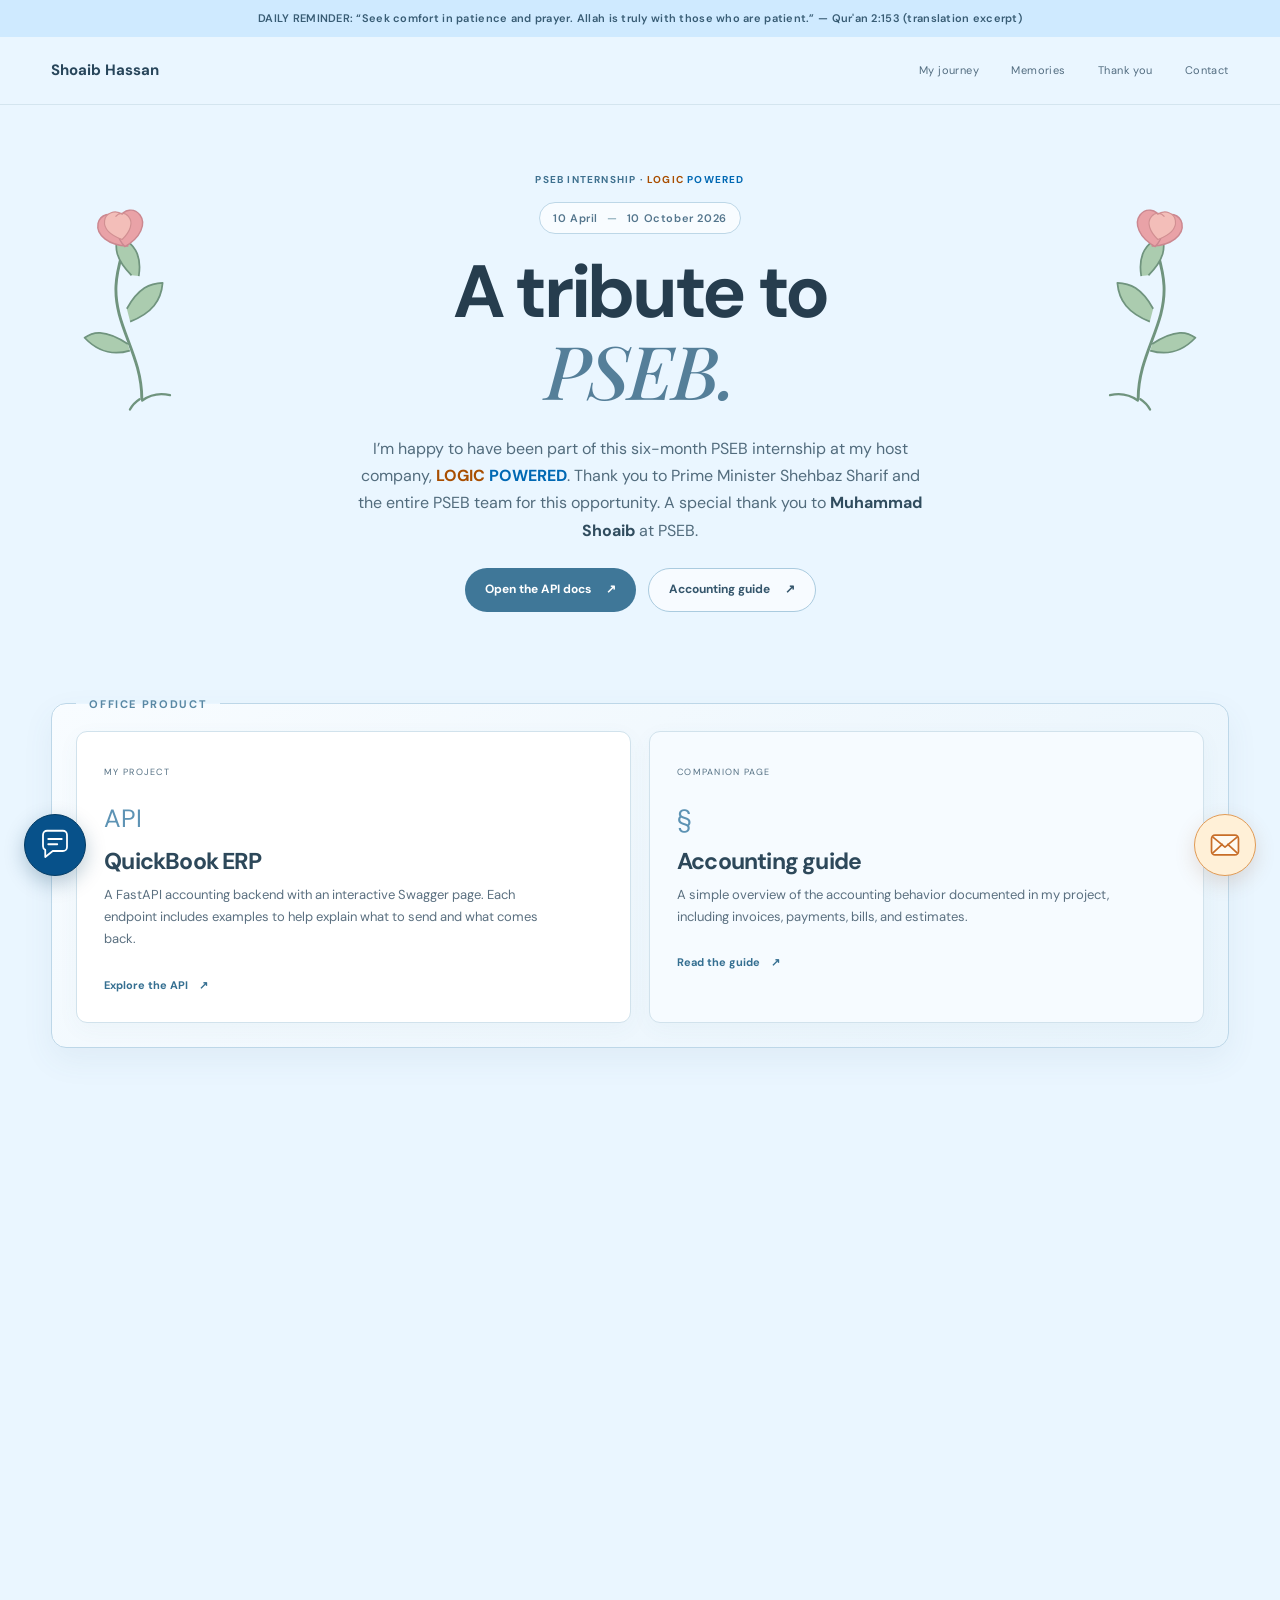
<file: index.html>
﻿<!doctype html>
<html lang="en">
<head>
  <meta charset="utf-8">
  <meta name="viewport" content="width=device-width, initial-scale=1">
  <meta name="theme-color" content="#eaf6ff">
  <link rel="icon" href="data:image/svg+xml,%3Csvg xmlns='http://www.w3.org/2000/svg' viewBox='0 0 64 64'%3E%3Ctext y='.9em' font-size='56'%3E🌹%3C/text%3E%3C/svg%3E">
  <script>
    (() => {
      if ("scrollRestoration" in history) history.scrollRestoration = "manual";
      const clearInitialAnchor = () => {
        if (location.hash) history.replaceState(history.state, "", location.pathname + location.search);
      };
      clearInitialAnchor();
      let interacted = false;
      const markInteraction = () => { interacted = true; };
      for (const event of ["pointerdown", "touchstart", "wheel", "keydown"]) {
        window.addEventListener(event, markInteraction, { passive: true, capture: true });
      }
      const startAtTop = () => {
        if (interacted) return;
        const root = document.documentElement;
        const previousBehavior = root.style.scrollBehavior;
        root.style.scrollBehavior = "auto";
        window.scrollTo(0, 0);
        root.style.scrollBehavior = previousBehavior;
      };
      startAtTop();
      document.addEventListener("DOMContentLoaded", startAtTop, { once: true });
      window.addEventListener("pageshow", (event) => {
        if (event.persisted) {
          interacted = false;
          clearInitialAnchor();
        }
        startAtTop();
        requestAnimationFrame(startAtTop);
      });
    })();
  </script>
  <meta name="description" content="A thank-you note for six months at Logic Powered through PSEB.">
  <title>Thank you, Logic Powered — Shoaib Hassan</title>
  <link rel="preload" href="assets/fonts/dm-sans-latin.woff2" as="font" type="font/woff2" crossorigin>
  <link rel="preload" href="assets/fonts/playfair-display-italic-latin.woff2" as="font" type="font/woff2" crossorigin>
  <link rel="stylesheet" href="site.css?v=performance-3">
  <script src="celebration.js?v=rose-playback" defer></script>
  <script src="daily-marquee.js?v=daily-ayat-now" defer></script>
  <script src="smooth-scroll.js?v=desktop-wheel" defer></script>
  <script src="script.js?v=contact-whatsapp" defer></script>
</head>
<body>
  <div class="announcement is-daily-quote" data-daily-announcement><div class="marquee"><span><a class="daily-quote-copy" href="https://quran.com/94/5" target="_blank" rel="noopener noreferrer">DAILY REMINDER: “So, surely with hardship comes ease.” — Qur'an 94:5 (translation excerpt)</a></span></div></div>
  <header class="topbar"><a class="wordmark" href="#top">Shoaib Hassan</a><nav aria-label="Main navigation"><a href="#journey">My journey</a><a href="#memories">Memories</a><a href="#thanks">Thank you</a><a href="#contact">Contact</a></nav></header>
  <main id="top">
    <section class="hero wrap">
      <svg class="hero-rose rose-left" viewBox="0 0 220 390" fill="none" aria-hidden="true" focusable="false"><path d="M112 380C128 304 91 246 109 179c12-46 39-69 47-120" stroke="#638a71" stroke-width="5" stroke-linecap="round"/><path d="M108 282C73 247 52 249 37 256c16 26 38 41 72 38M119 222c27-31 49-35 70-31-9 30-29 47-69 54M139 167c-22-34-19-54-8-74 23 21 34 42 20 78" fill="#a5c8a7" stroke="#638a71" stroke-width="3" stroke-linejoin="round"/><path class="rose-petal rose-petal-left" d="M143 116C111 108 93 86 101 67c7-15 26-15 36-4 10 13 13 33 6 53Z" fill="#e99a9e" stroke="#c87c84" stroke-width="2.5"/><path class="rose-petal rose-petal-right" d="M138 116c30-9 45-31 37-48-7-15-25-16-36-3-10 13-12 33-1 51Z" fill="#e99a9e" stroke="#c87c84" stroke-width="2.5"/><path class="rose-petal rose-petal-core" d="M146 61c-11-12-29-9-33 4-5 14 6 27 23 38 16-10 26-24 19-37-5-9-15-10-22-4" fill="#f5b9b2" stroke="#cf8587" stroke-width="2" stroke-linejoin="round"/><path d="M112 383c18-8 32-7 49 1M108 380c-8 3-15 8-20 14" stroke="#638a71" stroke-width="4" stroke-linecap="round"/></svg>
      <div class="hero-copy reveal"><p class="eyebrow">PSEB INTERNSHIP · <span class="brand-name"><span class="brand-logic">LOGIC</span> <span class="brand-powered">POWERED</span></span></p><p class="hero-period"><time datetime="2026-04-10">10 April</time><span aria-hidden="true">—</span><time datetime="2026-10-10">10 October 2026</time></p><h1>A tribute to<br><em>PSEB.</em></h1><p class="intro">I’m happy to have been part of this six-month PSEB internship at my host company, <span class="brand-name"><span class="brand-logic">LOGIC</span> <span class="brand-powered">POWERED</span></span>. Thank you to Prime Minister Shehbaz Sharif and the entire PSEB team for this opportunity. A special thank you to <strong>Muhammad Shoaib</strong> at PSEB.</p><div class="hero-actions"><a class="button button-primary" href="https://quick-book-erp-backend.vercel.app/docs" target="_blank" rel="noopener">Open the API docs <span>↗</span></a><a class="button button-secondary" href="gaap-guide.html">Accounting guide <span>↗</span></a></div></div>
      <svg class="hero-rose rose-right" viewBox="0 0 220 390" fill="none" aria-hidden="true" focusable="false"><path d="M112 380C128 304 91 246 109 179c12-46 39-69 47-120" stroke="#638a71" stroke-width="5" stroke-linecap="round"/><path d="M108 282C73 247 52 249 37 256c16 26 38 41 72 38M119 222c27-31 49-35 70-31-9 30-29 47-69 54M139 167c-22-34-19-54-8-74 23 21 34 42 20 78" fill="#a5c8a7" stroke="#638a71" stroke-width="3" stroke-linejoin="round"/><path class="rose-petal rose-petal-left" d="M143 116C111 108 93 86 101 67c7-15 26-15 36-4 10 13 13 33 6 53Z" fill="#e99a9e" stroke="#c87c84" stroke-width="2.5"/><path class="rose-petal rose-petal-right" d="M138 116c30-9 45-31 37-48-7-15-25-16-36-3-10 13-12 33-1 51Z" fill="#e99a9e" stroke="#c87c84" stroke-width="2.5"/><path class="rose-petal rose-petal-core" d="M146 61c-11-12-29-9-33 4-5 14 6 27 23 38 16-10 26-24 19-37-5-9-15-10-22-4" fill="#f5b9b2" stroke="#cf8587" stroke-width="2" stroke-linejoin="round"/><path d="M112 383c18-8 32-7 49 1M108 380c-8 3-15 8-20 14" stroke="#638a71" stroke-width="4" stroke-linecap="round"/></svg>
    </section>

    <section class="proof wrap" aria-label="Office work"><fieldset class="office-work-panel"><legend>OFFICE PRODUCT</legend><div class="proof-grid"><article class="proof-card reveal"><span class="card-index">MY PROJECT</span><div class="card-icon">API</div><h2>QuickBook ERP</h2><p>A FastAPI accounting backend with an interactive Swagger page. Each endpoint includes examples to help explain what to send and what comes back.</p><a href="https://quick-book-erp-backend.vercel.app/docs" target="_blank" rel="noopener">Explore the API <span>↗</span></a></article><article class="proof-card proof-accent reveal"><span class="card-index">COMPANION PAGE</span><div class="card-icon">§</div><h2>Accounting guide</h2><p>A simple overview of the accounting behavior documented in my project, including invoices, payments, bills, and estimates.</p><a href="gaap-guide.html">Read the guide <span>↗</span></a></article></div></fieldset></section>

    <section class="journey section wrap" id="journey"><div class="section-head reveal"><p class="eyebrow">MY SIX-MONTH JOURNEY</p><h2>Things I learned<br><em>along the way.</em></h2><p>My PSEB internship gave me the chance to learn by doing and to work on a real software project.</p></div><div class="timeline"><article class="timeline-item reveal"><span class="timeline-mark">01</span><div><h3>Getting started</h3><p>I got to know the team, the product, and the day-to-day work.</p></div></article><article class="timeline-item reveal"><span class="timeline-mark">02</span><div><h3>Building the API</h3><p>I worked on a FastAPI accounting ERP backend and its Swagger documentation.</p></div></article><article class="timeline-item reveal"><span class="timeline-mark">03</span><div><h3>Learning from the team</h3><p>I picked up new skills and learned from the people around me.</p></div></article></div><div class="skills-heading"><p class="eyebrow">TECHNICAL SKILLS</p></div><div class="technical-skills" aria-label="Technical skills from my CV"><details class="skill-category" aria-label="Backend &amp; Microservices"><summary class="skill-box-trigger" aria-expanded="false" aria-controls="skill-box-1"><span class="skill-box-top"><span class="skill-box-symbol"><svg viewBox="0 0 24 24" fill="none" stroke="currentColor" stroke-width="1.6" stroke-linecap="round" stroke-linejoin="round" aria-hidden="true"><rect x="4" y="3" width="16" height="7" rx="2"/><rect x="4" y="14" width="16" height="7" rx="2"/><path d="M8 6.5h.01M8 17.5h.01M12 6.5h5M12 17.5h5"/></svg></span><span class="skill-box-count">12 tools</span></span><span class="skill-box-title">Backend &amp; Microservices</span><span class="skill-box-hint">Explore skills<svg viewBox="0 0 24 24" fill="none" stroke="currentColor" stroke-width="1.6" stroke-linecap="round" stroke-linejoin="round" aria-hidden="true"><path d="m7 10 5 5 5-5"/></svg></span></summary><div class="skill-box-panel" id="skill-box-1"><div class="skill-icons" role="list"><span class="skill-icon-only" role="listitem" tabindex="0" title="Python (FastAPI)" aria-label="Python (FastAPI)" data-skill="Python (FastAPI)" style="--skill-color:#3776ab"><img class="skill-logo" src="assets/skill-icons/fastapi.svg" alt="" aria-hidden="true" loading="lazy" decoding="async"></span><span class="skill-icon-only" role="listitem" tabindex="0" title="Pydantic v2 DTOs" aria-label="Pydantic v2 DTOs" data-skill="Pydantic v2 DTOs" style="--skill-color:#e6a23c"><img class="skill-logo" src="assets/skill-icons/python.svg" alt="" aria-hidden="true" loading="lazy" decoding="async"></span><span class="skill-icon-only" role="listitem" tabindex="0" title="Async SQLAlchemy" aria-label="Async SQLAlchemy" data-skill="Async SQLAlchemy" style="--skill-color:#d71f00"><img class="skill-logo" src="assets/skill-icons/sqlalchemy.svg" alt="" aria-hidden="true" loading="lazy" decoding="async"></span><span class="skill-icon-only" role="listitem" tabindex="0" title="Alembic Migrations" aria-label="Alembic Migrations" data-skill="Alembic Migrations" style="--skill-color:#6c7a89"><img class="skill-logo" src="assets/skill-icons/alembic.svg" alt="" aria-hidden="true" loading="lazy" decoding="async"></span><span class="skill-icon-only" role="listitem" tabindex="0" title="Node.js" aria-label="Node.js" data-skill="Node.js" style="--skill-color:#65a30d"><img class="skill-logo" src="assets/skill-icons/nodejs.svg" alt="" aria-hidden="true" loading="lazy" decoding="async"></span><span class="skill-icon-only" role="listitem" tabindex="0" title="Express.js" aria-label="Express.js" data-skill="Express.js" style="--skill-color:#52606d"><img class="skill-logo" src="assets/skill-icons/express.svg" alt="" aria-hidden="true" loading="lazy" decoding="async"></span><span class="skill-icon-only" role="listitem" tabindex="0" title="TypeScript" aria-label="TypeScript" data-skill="TypeScript" style="--skill-color:#3178c6"><img class="skill-logo" src="assets/skill-icons/typescript.svg" alt="" aria-hidden="true" loading="lazy" decoding="async"></span><span class="skill-icon-only" role="listitem" tabindex="0" title="Zod Schema Validation" aria-label="Zod Schema Validation" data-skill="Zod Schema Validation" style="--skill-color:#3068b7"><img class="skill-logo" src="assets/skill-icons/zod.svg" alt="" aria-hidden="true" loading="lazy" decoding="async"></span><span class="skill-icon-only" role="listitem" tabindex="0" title="OpenAPI 3.0 / Swagger UI" aria-label="OpenAPI 3.0 / Swagger UI" data-skill="OpenAPI 3.0 / Swagger UI" style="--skill-color:#83b81a"><img class="skill-logo" src="assets/skill-icons/openapi.svg" alt="" aria-hidden="true" loading="lazy" decoding="async"></span><span class="skill-icon-only" role="listitem" tabindex="0" title="Socket.io (WebSockets)" aria-label="Socket.io (WebSockets)" data-skill="Socket.io (WebSockets)" style="--skill-color:#25364a"><img class="skill-logo" src="assets/skill-icons/socketio.svg" alt="" aria-hidden="true" loading="lazy" decoding="async"></span><span class="skill-icon-only" role="listitem" tabindex="0" title="BullMQ Queues" aria-label="BullMQ Queues" data-skill="BullMQ Queues" style="--skill-color:#df3346"><img class="skill-logo" src="assets/skill-icons/bullmq.svg" alt="" aria-hidden="true" loading="lazy" decoding="async"></span><span class="skill-icon-only" role="listitem" tabindex="0" title="Pino Structured Logging" aria-label="Pino Structured Logging" data-skill="Pino Structured Logging" style="--skill-color:#68758a"><img class="skill-logo" src="assets/skill-icons/pino.svg" alt="" aria-hidden="true" loading="lazy" decoding="async"></span></div></div></details><details class="skill-category" aria-label="Databases &amp; Security"><summary class="skill-box-trigger" aria-expanded="false" aria-controls="skill-box-2"><span class="skill-box-top"><span class="skill-box-symbol"><svg viewBox="0 0 24 24" fill="none" stroke="currentColor" stroke-width="1.6" stroke-linecap="round" stroke-linejoin="round" aria-hidden="true"><path d="M12 3 20 6v6c0 5-8 9-8 9s-8-4-8-9V6l8-3Z"/><path d="m8 12 3 3 5-6"/></svg></span><span class="skill-box-count">9 tools</span></span><span class="skill-box-title">Databases &amp; Security</span><span class="skill-box-hint">Explore skills<svg viewBox="0 0 24 24" fill="none" stroke="currentColor" stroke-width="1.6" stroke-linecap="round" stroke-linejoin="round" aria-hidden="true"><path d="m7 10 5 5 5-5"/></svg></span></summary><div class="skill-box-panel" id="skill-box-2"><div class="skill-icons" role="list"><span class="skill-icon-only" role="listitem" tabindex="0" title="PostgreSQL" aria-label="PostgreSQL" data-skill="PostgreSQL" style="--skill-color:#336791"><img class="skill-logo" src="assets/skill-icons/postgresql.svg" alt="" aria-hidden="true" loading="lazy" decoding="async"></span><span class="skill-icon-only" role="listitem" tabindex="0" title="Prisma ORM" aria-label="Prisma ORM" data-skill="Prisma ORM" style="--skill-color:#334155"><img class="skill-logo" src="assets/skill-icons/prisma.svg" alt="" aria-hidden="true" loading="lazy" decoding="async"></span><span class="skill-icon-only" role="listitem" tabindex="0" title="SQLite" aria-label="SQLite" data-skill="SQLite" style="--skill-color:#0f80cc"><img class="skill-logo" src="assets/skill-icons/sqlite.svg" alt="" aria-hidden="true" loading="lazy" decoding="async"></span><span class="skill-icon-only" role="listitem" tabindex="0" title="MongoDB &amp; Mongoose" aria-label="MongoDB &amp; Mongoose" data-skill="MongoDB &amp; Mongoose" style="--skill-color:#438a3c"><img class="skill-logo" src="assets/skill-icons/mongodb.svg" alt="" aria-hidden="true" loading="lazy" decoding="async"></span><span class="skill-icon-only" role="listitem" tabindex="0" title="Intuit QuickBooks Online OAuth2 REST APIs" aria-label="Intuit QuickBooks Online OAuth2 REST APIs" data-skill="Intuit QuickBooks Online OAuth2 REST APIs" style="--skill-color:#2ca01c"><img class="skill-logo" src="assets/skill-icons/quickbooks.svg" alt="" aria-hidden="true" loading="lazy" decoding="async"></span><span class="skill-icon-only" role="listitem" tabindex="0" title="JWT Bearer Security (Strict 2h Expiry &amp; RTR)" aria-label="JWT Bearer Security (Strict 2h Expiry &amp; RTR)" data-skill="JWT Bearer Security (Strict 2h Expiry &amp; RTR)" style="--skill-color:#7c3aed"><img class="skill-logo" src="assets/skill-icons/jwt.svg" alt="" aria-hidden="true" loading="lazy" decoding="async"></span><span class="skill-icon-only" role="listitem" tabindex="0" title="Multi-Tenant RBAC" aria-label="Multi-Tenant RBAC" data-skill="Multi-Tenant RBAC" style="--skill-color:#b45309"><img class="skill-logo" src="assets/skill-icons/shield.svg" alt="" aria-hidden="true" loading="lazy" decoding="async"></span><span class="skill-icon-only" role="listitem" tabindex="0" title="Redis Caching" aria-label="Redis Caching" data-skill="Redis Caching" style="--skill-color:#d82c20"><img class="skill-logo" src="assets/skill-icons/redis.svg" alt="" aria-hidden="true" loading="lazy" decoding="async"></span><span class="skill-icon-only" role="listitem" tabindex="0" title="Stripe Webhook Handlers" aria-label="Stripe Webhook Handlers" data-skill="Stripe Webhook Handlers" style="--skill-color:#635bff"><img class="skill-logo" src="assets/skill-icons/stripe.svg" alt="" aria-hidden="true" loading="lazy" decoding="async"></span></div></div></details><details class="skill-category" aria-label="Frontend Systems"><summary class="skill-box-trigger" aria-expanded="false" aria-controls="skill-box-3"><span class="skill-box-top"><span class="skill-box-symbol"><svg viewBox="0 0 24 24" fill="none" stroke="currentColor" stroke-width="1.6" stroke-linecap="round" stroke-linejoin="round" aria-hidden="true"><rect x="3" y="4" width="18" height="13" rx="2"/><path d="M8 21h8M12 17v4m-4-12-2 2 2 2m8-4 2 2-2 2"/></svg></span><span class="skill-box-count">9 tools</span></span><span class="skill-box-title">Frontend Systems</span><span class="skill-box-hint">Explore skills<svg viewBox="0 0 24 24" fill="none" stroke="currentColor" stroke-width="1.6" stroke-linecap="round" stroke-linejoin="round" aria-hidden="true"><path d="m7 10 5 5 5-5"/></svg></span></summary><div class="skill-box-panel" id="skill-box-3"><div class="skill-icons" role="list"><span class="skill-icon-only" role="listitem" tabindex="0" title="Next.js 14 (App Router, Server Components)" aria-label="Next.js 14 (App Router, Server Components)" data-skill="Next.js 14 (App Router, Server Components)" style="--skill-color:#111827"><img class="skill-logo" src="assets/skill-icons/nextjs.svg" alt="" aria-hidden="true" loading="lazy" decoding="async"></span><span class="skill-icon-only" role="listitem" tabindex="0" title="React.js" aria-label="React.js" data-skill="React.js" style="--skill-color:#149eca"><img class="skill-logo" src="assets/skill-icons/react.svg" alt="" aria-hidden="true" loading="lazy" decoding="async"></span><span class="skill-icon-only" role="listitem" tabindex="0" title="Tailwind CSS" aria-label="Tailwind CSS" data-skill="Tailwind CSS" style="--skill-color:#06a6bd"><img class="skill-logo" src="assets/skill-icons/tailwindcss.svg" alt="" aria-hidden="true" loading="lazy" decoding="async"></span><span class="skill-icon-only" role="listitem" tabindex="0" title="Chart.js" aria-label="Chart.js" data-skill="Chart.js" style="--skill-color:#f05b40"><img class="skill-logo" src="assets/skill-icons/chartjs.svg" alt="" aria-hidden="true" loading="lazy" decoding="async"></span><span class="skill-icon-only" role="listitem" tabindex="0" title="HTML5 Canvas" aria-label="HTML5 Canvas" data-skill="HTML5 Canvas" style="--skill-color:#e44d26"><img class="skill-logo" src="assets/skill-icons/html5.svg" alt="" aria-hidden="true" loading="lazy" decoding="async"></span><span class="skill-icon-only" role="listitem" tabindex="0" title="Axios Interceptors" aria-label="Axios Interceptors" data-skill="Axios Interceptors" style="--skill-color:#5a29e4"><img class="skill-logo" src="assets/skill-icons/axios.svg" alt="" aria-hidden="true" loading="lazy" decoding="async"></span><span class="skill-icon-only" role="listitem" tabindex="0" title="TanStack Query" aria-label="TanStack Query" data-skill="TanStack Query" style="--skill-color:#ef4444"><img class="skill-logo" src="assets/skill-icons/query.svg" alt="" aria-hidden="true" loading="lazy" decoding="async"></span><span class="skill-icon-only" role="listitem" tabindex="0" title="React Hook Form" aria-label="React Hook Form" data-skill="React Hook Form" style="--skill-color:#ec5990"><img class="skill-logo" src="assets/skill-icons/form.svg" alt="" aria-hidden="true" loading="lazy" decoding="async"></span><span class="skill-icon-only" role="listitem" tabindex="0" title="Responsive UX Design (375px mobile-ready)" aria-label="Responsive UX Design (375px mobile-ready)" data-skill="Responsive UX Design (375px mobile-ready)" style="--skill-color:#087bd0"><img class="skill-logo" src="assets/skill-icons/responsive.svg" alt="" aria-hidden="true" loading="lazy" decoding="async"></span></div></div></details><details class="skill-category" aria-label="DevOps &amp; Testing"><summary class="skill-box-trigger" aria-expanded="false" aria-controls="skill-box-4"><span class="skill-box-top"><span class="skill-box-symbol"><svg viewBox="0 0 24 24" fill="none" stroke="currentColor" stroke-width="1.6" stroke-linecap="round" stroke-linejoin="round" aria-hidden="true"><rect x="3" y="4" width="18" height="16" rx="3"/><path d="m7 9 3 3-3 3m6 0h4"/></svg></span><span class="skill-box-count">6 tools</span></span><span class="skill-box-title">DevOps &amp; Testing</span><span class="skill-box-hint">Explore skills<svg viewBox="0 0 24 24" fill="none" stroke="currentColor" stroke-width="1.6" stroke-linecap="round" stroke-linejoin="round" aria-hidden="true"><path d="m7 10 5 5 5-5"/></svg></span></summary><div class="skill-box-panel" id="skill-box-4"><div class="skill-icons" role="list"><span class="skill-icon-only" role="listitem" tabindex="0" title="Docker &amp; Docker Compose" aria-label="Docker &amp; Docker Compose" data-skill="Docker &amp; Docker Compose" style="--skill-color:#2496ed"><img class="skill-logo" src="assets/skill-icons/docker.svg" alt="" aria-hidden="true" loading="lazy" decoding="async"></span><span class="skill-icon-only" role="listitem" tabindex="0" title="Vitest" aria-label="Vitest" data-skill="Vitest" style="--skill-color:#729b1b"><img class="skill-logo" src="assets/skill-icons/vitest.svg" alt="" aria-hidden="true" loading="lazy" decoding="async"></span><span class="skill-icon-only" role="listitem" tabindex="0" title="Jest Unit Testing" aria-label="Jest Unit Testing" data-skill="Jest Unit Testing" style="--skill-color:#99425b"><img class="skill-logo" src="assets/skill-icons/jest.svg" alt="" aria-hidden="true" loading="lazy" decoding="async"></span><span class="skill-icon-only" role="listitem" tabindex="0" title="Supertest Integration QA" aria-label="Supertest Integration QA" data-skill="Supertest Integration QA" style="--skill-color:#52606d"><img class="skill-logo" src="assets/skill-icons/supertest.svg" alt="" aria-hidden="true" loading="lazy" decoding="async"></span><span class="skill-icon-only" role="listitem" tabindex="0" title="Vercel CI/CD" aria-label="Vercel CI/CD" data-skill="Vercel CI/CD" style="--skill-color:#111827"><img class="skill-logo" src="assets/skill-icons/vercel.svg" alt="" aria-hidden="true" loading="lazy" decoding="async"></span><span class="skill-icon-only" role="listitem" tabindex="0" title="Git &amp; GitHub Actions" aria-label="Git &amp; GitHub Actions" data-skill="Git &amp; GitHub Actions" style="--skill-color:#f05032"><img class="skill-logo" src="assets/skill-icons/github.svg" alt="" aria-hidden="true" loading="lazy" decoding="async"></span></div></div></details></div></section>

    <section class="memories section" id="memories"><div class="wrap memories-layout"><div class="section-head reveal"><p class="eyebrow">OFFICE MEMORIES</p><h2>The little things<br><em>stay with me.</em></h2><p>Some of my favorite memories are the everyday moments we shared at work.</p></div><div class="memory-stack"><article class="memory memory-birthday reveal"><span class="memory-stamp">BIRTHDAYS</span><h3>Birthday cake<br>and a happy team.</h3><p>Celebrating together made ordinary office days special.</p></article><article class="memory memory-team reveal"><span class="memory-stamp">GOOD PEOPLE</span><h3>Kind people,<br>good memories.</h3><p>I’m grateful for the laughs, support, and time we shared.</p></article><article class="memory memory-video reveal"><span class="memory-stamp">A MOMENT TO REPLAY</span><h3><span class="memory-video-name">Bilal Rauf bhai,</span>thanks for choosing <em>Layers' red velvet cake.</em></h3><div class="memory-video-frame"><video class="memory-video-player" controls playsinline preload="none" poster="assets/internship-video-poster.jpg" aria-label="Video memories from my PSEB internship"><source src="assets/internship-memories.mp4" type="video/mp4">Your browser does not support MP4 video playback.</video></div><p class="memory-video-caption">Video memories from my PSEB internship</p></article><article class="memory memory-place reveal"><span class="memory-stamp">A PLACE I’LL MISS</span><h3>Evacuee, F-5.</h3><p>Thank you for covering the rent at Evacuee and withdrawing the I-9 shifting decision. It meant a lot to me, and I’ll remember the place fondly.</p></article></div></div></section>

    <section class="poem-section section wrap"><div class="poem-card reveal"><p class="eyebrow">A FEW LINES</p><blockquote>"Some people stay for a little while,<br>and still leave a lasting smile.<br>Six months pass, the memories stay<br>thank you for making them that way."</blockquote><p class="poem-credit">With gratitude, Shoaib Rawn</p></div></section>

    <section class="profile-section section wrap" id="about-me"><div class="profile-copy"><p class="eyebrow">A LITTLE MORE ABOUT ME</p><h2>Photo and résumé</h2><p>Here’s my photo and CV. Feel free to have a look.</p></div><div class="profile-actions"><img class="profile-photo" src="assets/profile-photo-320.jpg" alt="Shoaib Hassan" width="160" height="160" loading="lazy" decoding="async"><a class="file-button file-button-outline" href="assets/shoaib-hassan-cv.pdf" target="_blank" rel="noopener">View my CV (PDF) ↗</a></div></section>

    

    <section class="thanks section wrap" id="thanks"><p class="eyebrow reveal">BEFORE I GO</p><h2 class="reveal">To everyone at<br><em><span class="brand-name"><span class="brand-logic">LOGIC</span> <span class="brand-powered">POWERED</span></span>:</em></h2><p class="thanks-copy reveal">A special thank you to all the team leads, my friends, and everyone who made me feel welcome. This PSEB internship gave me skills and memories I’ll carry with me.</p><div class="special-thanks reveal"><p class="eyebrow">A SPECIAL THANK YOU TO</p><div class="thanks-people"><article class="thanks-person"><span>PSEB &middot; COMSTECH</span><h3>Sir Faisal Jeddy<br>Uncle Abdulhalim Asgar Sahib</h3><p>Thank you both for your motivation and encouragement throughout my internship.</p></article><article class="thanks-person"><span><span class="brand-name"><span class="brand-logic">LOGIC</span> <span class="brand-powered">POWERED</span></span></span><h3>Malik Brothers</h3><p>Thank you for your support with Evacuee. I’ll always appreciate your kindness.</p></article></div></div><p class="signature reveal">With thanks,<br><span>Shoaib Hassan</span></p><div class="final-thanks reveal"><span>Shukriya.</span><a class="pseb-thanks-logo" href="https://techdestination.com/about-us/" target="_blank" rel="noopener noreferrer" aria-label="Visit Pakistan Software Export Board"><img src="assets/pseb-logo.jpg" alt="Pakistan Software Export Board (PSEB)" width="400" height="400" loading="lazy" decoding="async"></a></div></section>
  </main>
  <div class="contact-widget" id="contact-widget"><button class="contact-trigger" type="button" aria-label="Open contact form" aria-expanded="false" aria-controls="contact-panel"><svg viewBox="0 0 48 48" aria-hidden="true"><path d="M8 10.5A5.5 5.5 0 0 1 13.5 5h21a5.5 5.5 0 0 1 5.5 5.5v16a5.5 5.5 0 0 1-5.5 5.5H21l-10 8v-9.5a5.5 5.5 0 0 1-3-4.9z"/><path d="M15 16h18M15 23h12"/></svg></button><div class="contact-panel" id="contact-panel" hidden><div class="contact-heading"><h2>Contact me</h2><a class="contact-channel contact-channel-whatsapp" href="https://wa.me/923467201683" title="WhatsApp" target="_blank" rel="noopener noreferrer" aria-label="Message Shoaib on WhatsApp at 03467201683"><svg viewBox="0 0 24 24" aria-hidden="true"><path d="M20.5 11.8a8.5 8.5 0 0 1-12.7 7.4L3 20.5l1.3-4.6a8.5 8.5 0 1 1 16.2-4.1Z"/><path d="M8.5 7.5c-.6 0-1.2.8-1.2 1.6 0 2.6 3.4 6 6 6 .8 0 1.7-.7 1.7-1.3l-2-1.2-.9.9c-1.3-.5-2.3-1.5-2.8-2.8l.8-.9-1.1-2.3Z"/></svg></a></div><form class="contact-form" id="contact-form" action="https://formsubmit.co/ajax/shoaibhassan533q@gmail.com" method="POST"><input type="hidden" name="_subject" value="New portfolio message for Shoaib Hassan"><input type="hidden" name="_template" value="table"><label>Your email<input name="email" type="email" autocomplete="email" placeholder="you@example.com" required></label><label class="message-field">Your message<textarea name="message" rows="2" placeholder="Write your message..." required></textarea></label><label class="contact-honeypot" aria-hidden="true">Leave this empty<input name="_honey" type="text" tabindex="-1" autocomplete="off"></label><button class="contact-send" type="submit"><span>Send message</span><span aria-hidden="true">↗</span></button><p class="contact-status" id="contact-status" role="status" aria-live="polite" hidden></p></form></div></div>
  <div class="party-widget" id="party-invite"><button class="invite-trigger" type="button" aria-label="Open the kinnow party invitation" aria-expanded="false" aria-controls="invite-message"><svg class="envelope-icon" viewBox="0 0 48 48" aria-hidden="true"><rect x="5" y="10" width="38" height="28" rx="5"/><path class="envelope-flap" d="m7 13 17 14 17-14"/><path d="m7 35 13-12m21 12L28 23"/></svg></button><div class="invite-message" id="invite-message" hidden><div class="kinnow-heading">Kinnow party!</div><p>The whole team is warmly invited in advance to a kinnow party in our garden this winter!</p><p class="invite-address"><strong>Address</strong><br>Dera Ashraf Numberdar<br>Rawn Mozzam Abad, Tehsil Kot Momin<br>District Sargodha</p><a class="invite-location" href="https://www.google.com/maps/place/MINISTER+SHOAIB+RAWN+DERA/@32.1499568,72.9136819,16.27z/data=!4m6!3m5!1s0x392191001e6390b5:0x2eac3016232d338e!8m2!3d32.1497554!4d72.9148865!16s%2Fg%2F11zy538bfs?entry=ttu&amp;g_ep=EgoyMDI2MTAwNC4wIKXMDSoASAFQAw%3D%3D" target="_blank" rel="noopener noreferrer" aria-label="Open the kinnow party location in Google Maps"><svg viewBox="0 0 24 24" aria-hidden="true"><path d="M20 10c0 6-8 11-8 11S4 16 4 10a8 8 0 1 1 16 0Z"/><circle cx="12" cy="10" r="2.5"/></svg><span>View location</span><span aria-hidden="true">?</span></a></div></div>
  <footer class="footer wrap"><span><span class="brand-name"><span class="brand-logic">LOGIC</span> <span class="brand-powered">POWERED</span></span> · PSEB INTERNSHIP</span><a href="#top">Back to top ↑</a></footer>
</body>
</html>
</file>
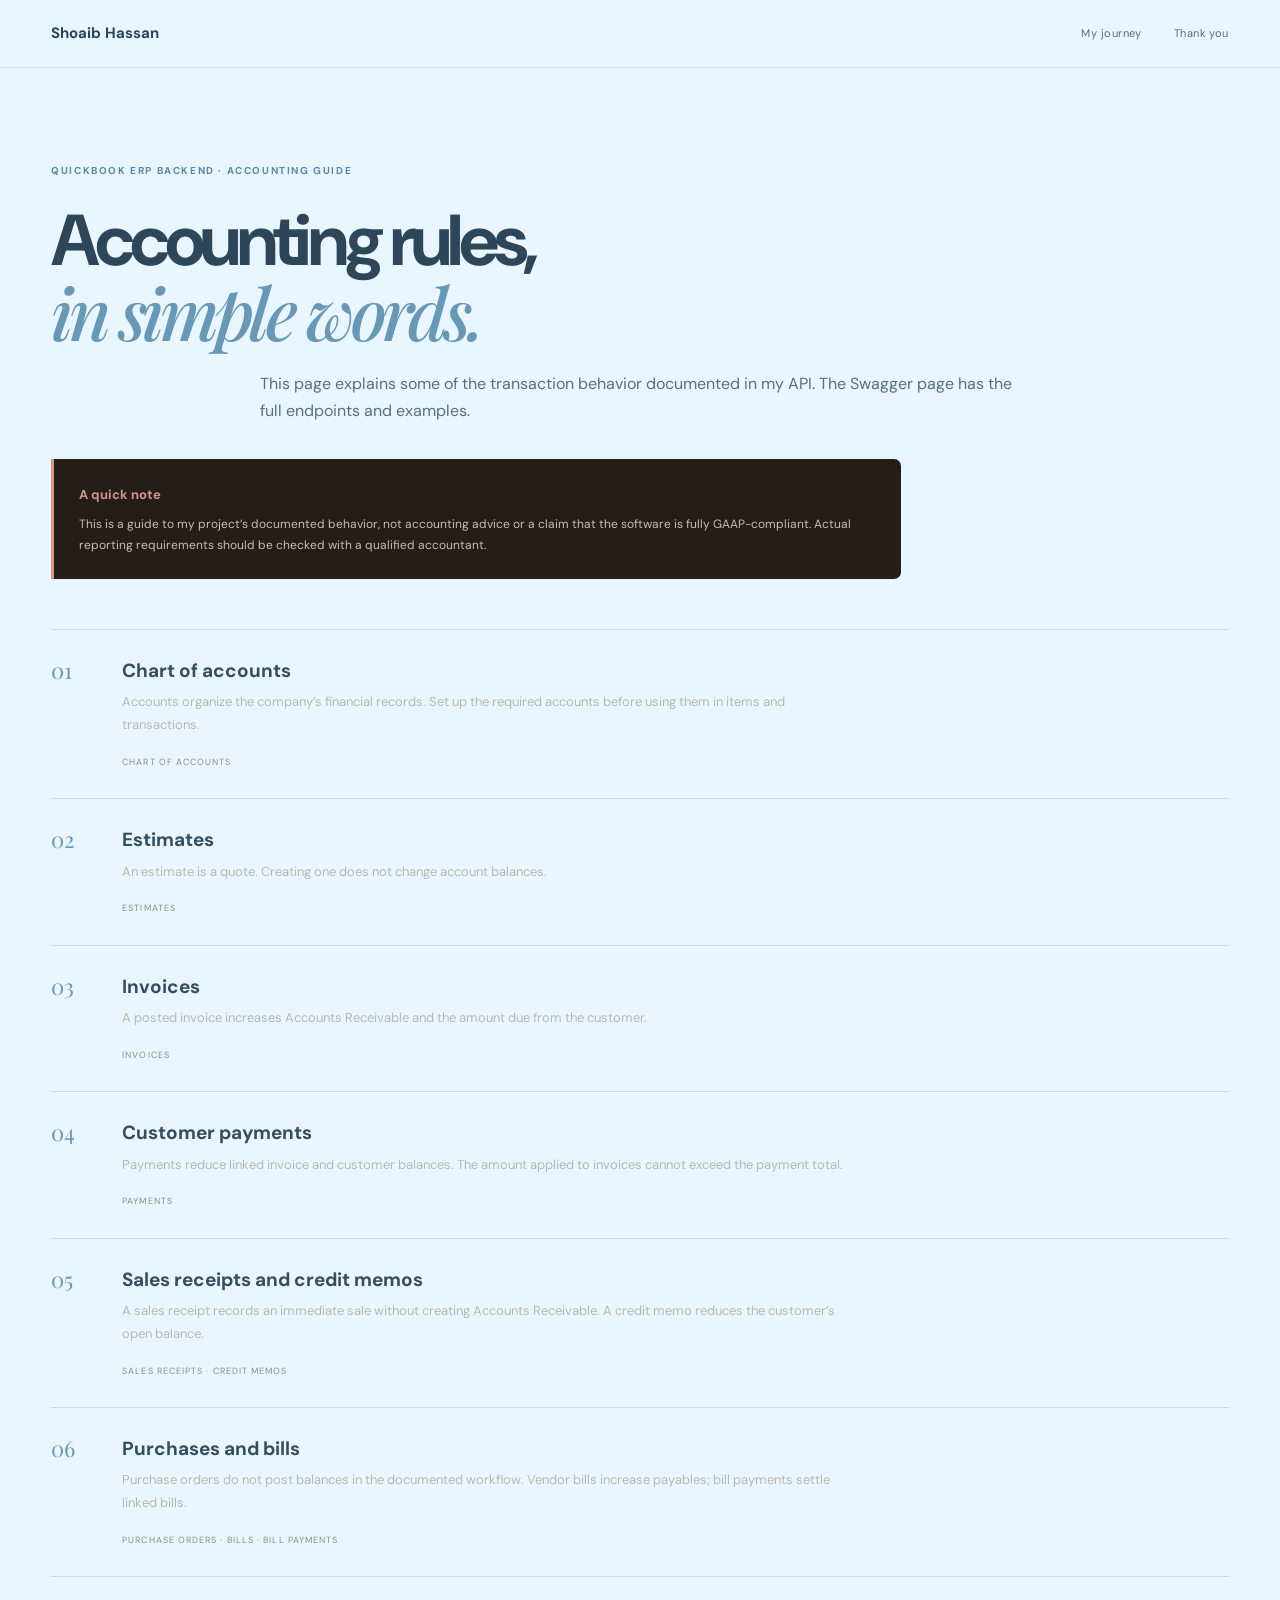
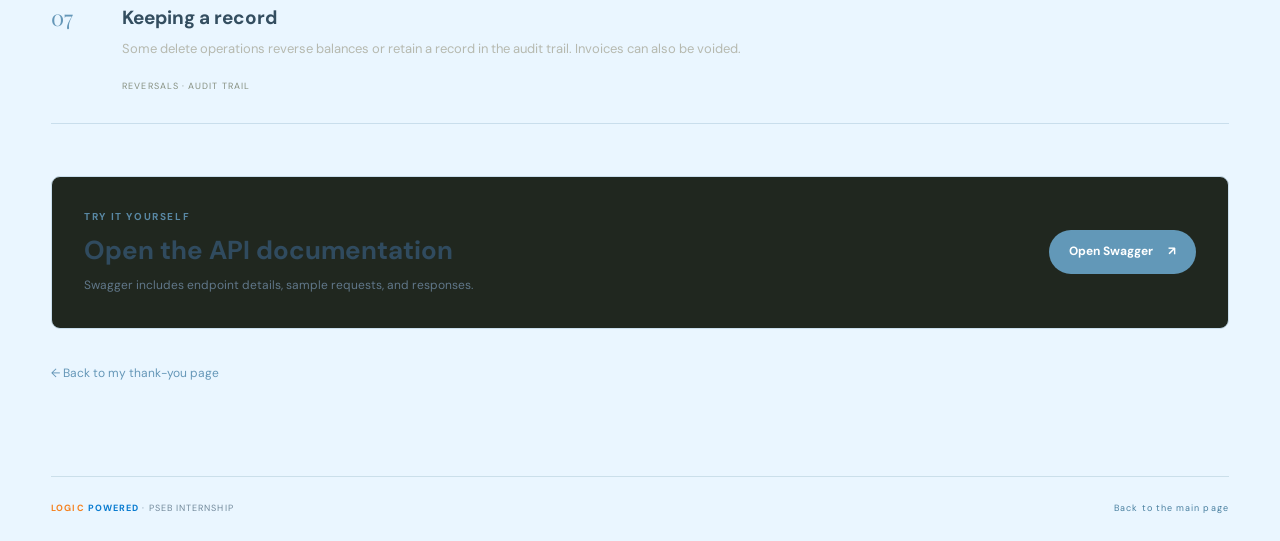
<file: gaap-guide.html>
<!doctype html>
<html lang="en">
<head>
  <meta charset="utf-8"><meta name="viewport" content="width=device-width, initial-scale=1"><meta name="theme-color" content="#eaf6ff">
  <meta name="description" content="A plain-language guide to the accounting behavior documented in Shoaib Hassan's QuickBook ERP API.">
  <title>Accounting Guide — QuickBook ERP API</title>
  <link rel="preconnect" href="https://fonts.googleapis.com"><link rel="preconnect" href="https://fonts.gstatic.com" crossorigin>
  <link href="https://fonts.googleapis.com/css2?family=DM+Sans:wght@400;500;600;700&family=Playfair+Display:ital,wght@0,500;0,600;1,500&display=swap" rel="stylesheet">
  <link rel="stylesheet" href="style.css"><link rel="stylesheet" href="light.css"><link rel="stylesheet" href="guide.css"><script src="script.js" defer></script>
</head>
<body><header class="topbar"><a class="wordmark" href="index.html">Shoaib Hassan</a><nav aria-label="Main navigation"><a href="index.html#journey">My journey</a><a href="index.html#thanks">Thank you</a></nav></header>
<main class="guide wrap"><p class="eyebrow">QUICKBOOK ERP BACKEND · ACCOUNTING GUIDE</p><h1>Accounting rules,<br><em>in simple words.</em></h1><p class="intro">This page explains some of the transaction behavior documented in my API. The Swagger page has the full endpoints and examples.</p>
<div class="guide-warning"><b>A quick note</b><p>This is a guide to my project’s documented behavior, not accounting advice or a claim that the software is fully GAAP-compliant. Actual reporting requirements should be checked with a qualified accountant.</p></div>
<section class="rule-list"><article class="rule reveal"><span>01</span><div><h2>Chart of accounts</h2><p>Accounts organize the company’s financial records. Set up the required accounts before using them in items and transactions.</p><small>CHART OF ACCOUNTS</small></div></article><article class="rule reveal"><span>02</span><div><h2>Estimates</h2><p>An estimate is a quote. Creating one does not change account balances.</p><small>ESTIMATES</small></div></article><article class="rule reveal"><span>03</span><div><h2>Invoices</h2><p>A posted invoice increases Accounts Receivable and the amount due from the customer.</p><small>INVOICES</small></div></article><article class="rule reveal"><span>04</span><div><h2>Customer payments</h2><p>Payments reduce linked invoice and customer balances. The amount applied to invoices cannot exceed the payment total.</p><small>PAYMENTS</small></div></article><article class="rule reveal"><span>05</span><div><h2>Sales receipts and credit memos</h2><p>A sales receipt records an immediate sale without creating Accounts Receivable. A credit memo reduces the customer’s open balance.</p><small>SALES RECEIPTS · CREDIT MEMOS</small></div></article><article class="rule reveal"><span>06</span><div><h2>Purchases and bills</h2><p>Purchase orders do not post balances in the documented workflow. Vendor bills increase payables; bill payments settle linked bills.</p><small>PURCHASE ORDERS · BILLS · BILL PAYMENTS</small></div></article><article class="rule reveal"><span>07</span><div><h2>Keeping a record</h2><p>Some delete operations reverse balances or retain a record in the audit trail. Invoices can also be voided.</p><small>REVERSALS · AUDIT TRAIL</small></div></article></section>
<section class="guide-cta"><div><p class="eyebrow">TRY IT YOURSELF</p><h2>Open the API documentation</h2><p>Swagger includes endpoint details, sample requests, and responses.</p></div><a class="button button-primary" href="https://quick-book-erp-backend.vercel.app/docs" target="_blank" rel="noopener">Open Swagger <span>↗</span></a></section>
<a class="back-link" href="index.html">← Back to my thank-you page</a></main><footer class="footer wrap"><span><span class="brand-name"><span class="brand-logic">LOGIC</span> <span class="brand-powered">POWERED</span></span> · PSEB INTERNSHIP</span><a href="index.html">Back to the main page</a></footer></body></html>
</file>
<file: site.css>
/* Generated performance bundle. Keep source stylesheets for maintenance. */

/* Source: fonts.css */
@font-face {
  font-family: "DM Sans";
  font-style: normal;
  font-weight: 400 700;
  font-display: swap;
  src: url("assets/fonts/dm-sans-latin.woff2") format("woff2");
  unicode-range: U+0000-00FF, U+0131, U+0152-0153, U+02BB-02BC,
    U+02C6, U+02DA, U+02DC, U+0304, U+0308, U+0329, U+2000-206F,
    U+20AC, U+2122, U+2191, U+2193, U+2212, U+2215, U+FEFF, U+FFFD;
}

@font-face {
  font-family: "Playfair Display";
  font-style: normal;
  font-weight: 500 600;
  font-display: swap;
  src: url("assets/fonts/playfair-display-latin.woff2") format("woff2");
  unicode-range: U+0000-00FF, U+0131, U+0152-0153, U+02BB-02BC,
    U+02C6, U+02DA, U+02DC, U+0304, U+0308, U+0329, U+2000-206F,
    U+20AC, U+2122, U+2191, U+2193, U+2212, U+2215, U+FEFF, U+FFFD;
}

@font-face {
  font-family: "Playfair Display";
  font-style: italic;
  font-weight: 500;
  font-display: swap;
  src: url("assets/fonts/playfair-display-italic-latin.woff2") format("woff2");
  unicode-range: U+0000-00FF, U+0131, U+0152-0153, U+02BB-02BC,
    U+02C6, U+02DA, U+02DC, U+0304, U+0308, U+0329, U+2000-206F,
    U+20AC, U+2122, U+2191, U+2193, U+2212, U+2215, U+FEFF, U+FFFD;
}


/* Source: style.css */
:root{--bg:#101411;--panel:#171d19;--panel2:#1e2721;--ink:#f4f0e7;--muted:#aaa99d;--line:#343d35;--lime:#c5d794;--orange:#e6a978;--blue:#a8c4d5;--serif:'Playfair Display',Georgia,serif;--sans:'DM Sans',Arial,sans-serif}*{box-sizing:border-box}html{scroll-behavior:smooth;scroll-padding-top:90px}body{margin:0;background:var(--bg);color:var(--ink);font-family:var(--sans);line-height:1.65;overflow-x:hidden}.grain{position:fixed;inset:0;pointer-events:none;z-index:10;opacity:.11;background-image:url("data:image/svg+xml,%3Csvg viewBox='0 0 180 180' xmlns='http://www.w3.org/2000/svg'%3E%3Cfilter id='n'%3E%3CfeTurbulence type='fractalNoise' baseFrequency='.9' numOctaves='3' stitchTiles='stitch'/%3E%3C/filter%3E%3Crect width='100%25' height='100%25' filter='url(%23n)' opacity='.15'/%3E%3C/svg%3E")}.wrap{width:min(1120px,calc(100% - 48px));margin-inline:auto}.announcement{height:37px;background:var(--lime);color:#172019;display:flex;align-items:center;overflow:hidden;font-size:10px;font-weight:700;letter-spacing:.11em;text-transform:uppercase}.marquee{white-space:nowrap;animation:marquee 34s linear infinite}.marquee span{display:inline-block;padding-left:100%}@keyframes marquee{to{transform:translateX(-100%)}}.topbar{height:76px;padding:0 max(24px,calc((100% - 1120px)/2));display:flex;align-items:center;justify-content:space-between;border-bottom:1px solid #ffffff12}.wordmark{text-decoration:none;color:var(--ink);font-size:14px;font-weight:700;letter-spacing:.13em}.wordmark span{color:var(--lime);padding:0 7px}.topbar nav{display:flex;gap:32px}.topbar nav a,.date-tag{font-size:11px;color:var(--muted);text-decoration:none;letter-spacing:.04em}.topbar nav a:hover,.footer a:hover{color:var(--lime)}.date-tag{font-size:9px;letter-spacing:.14em}.hero{min-height:610px;position:relative;display:grid;grid-template-columns:1.12fr .88fr;align-items:center;padding-block:68px 110px}.hero-copy{position:relative;z-index:1}.eyebrow{font-size:10px;letter-spacing:.16em;color:var(--lime);font-weight:700}.pulse{display:inline-block;background:var(--lime);width:7px;height:7px;border-radius:50%;margin:0 9px 1px 0;box-shadow:0 0 15px var(--lime)}h1,h2,h3,p{margin-top:0}h1{font-size:clamp(52px,7vw,88px);line-height:.99;letter-spacing:-.065em;margin:24px 0}.hero h1 em,.section-head h2 em,.thanks h2 em{font-family:var(--serif);font-weight:500;color:var(--lime);letter-spacing:-.045em}.intro{max-width:530px;color:#c5c7bd;font-size:17px;line-height:1.8}.intro strong{color:var(--ink)}.hero-actions{display:flex;gap:12px;flex-wrap:wrap;margin-top:30px}.button{height:49px;padding:0 19px;border-radius:5px;display:inline-flex;align-items:center;gap:20px;text-decoration:none;font-size:12px;font-weight:700;transition:.2s transform,.2s background}.button:hover{transform:translateY(-3px)}.button-primary{background:var(--lime);color:#182018}.button-ghost{border:1px solid #ffffff40;color:var(--ink)}.button-ghost:hover{background:#ffffff0e}.small-note{font-size:11px;color:var(--muted);margin-top:18px}.hero-art{height:420px;position:relative;display:grid;place-items:center}.sun{width:224px;height:224px;border-radius:50%;position:absolute;background:radial-gradient(circle at 37% 30%,#ebbf8b,#bb805b 57%,#794e42);box-shadow:0 0 100px #cb946e29;animation:float 6s ease-in-out infinite}@keyframes float{50%{transform:translateY(-11px)}}.orbit{position:absolute;border:1px solid #b6c89965;border-radius:50%;transform:rotate(-24deg)}.orbit-one{width:390px;height:180px}.orbit-two{width:340px;height:265px;transform:rotate(52deg);border-color:#d6a77545}.center-note{position:relative;text-align:center;color:#25271d;display:grid;place-items:center;line-height:1}.center-note span{font-size:22px}.center-note b{font-size:66px;letter-spacing:-.08em}.center-note small{font-size:9px;letter-spacing:.17em;line-height:1.5}.orbit-label{position:absolute;font-size:9px;letter-spacing:.14em;color:#d6d5c9}.label-top{top:40px}.label-right{right:-4px;top:52%}.label-bottom{bottom:39px}.spark{position:absolute;color:var(--lime);font-size:23px}.spark-a{top:75px;left:65px}.spark-b{right:52px;bottom:83px;color:var(--orange)}.scroll-cue{position:absolute;bottom:31px;left:0;font-size:9px;color:var(--muted);letter-spacing:.17em;display:flex;align-items:center;gap:11px}.scroll-cue span{height:28px;width:1px;background:var(--lime)}.proof{display:grid;grid-template-columns:1fr 1fr;gap:16px;padding-bottom:105px}.proof-card{min-height:296px;padding:28px 30px;background:var(--panel);border:1px solid var(--line);position:relative;overflow:hidden}.proof-accent{background:#24291e}.card-index,.memory-stamp{font-size:9px;letter-spacing:.14em;color:var(--muted)}.card-icon{font-size:25px;color:var(--lime);margin-top:20px}.proof-card h2{font-size:25px;line-height:1.16;margin:8px 0 10px;letter-spacing:-.035em}.proof-card p{max-width:450px;font-size:13px;color:#b6b9af;margin-bottom:20px}.proof-card>a{color:var(--lime);text-decoration:none;font-size:11px;font-weight:700}.proof-card>a span{padding-left:8px}.section{padding-block:90px}.section-head{max-width:640px}.section-head h2,.thanks h2{font-size:clamp(38px,5vw,57px);line-height:1.08;letter-spacing:-.05em;margin:18px 0}.section-head>p:last-child{font-size:15px;color:#b6b9af;line-height:1.85}.timeline{margin-top:44px;border-top:1px solid var(--line)}.timeline-item{display:grid;grid-template-columns:64px 1fr auto;gap:22px;align-items:start;padding:23px 0;border-bottom:1px solid var(--line)}.timeline-mark{font-family:var(--serif);font-size:20px;color:var(--lime)}.timeline-item h3{font-size:19px;margin:0 0 5px}.timeline-item p{max-width:610px;color:var(--muted);font-size:13px;margin:0}.timeline-side{font-size:9px;letter-spacing:.12em;color:#7e8878;padding-top:5px}.memories{background:#171c18;border-block:1px solid #ffffff0b}.memories-layout{display:grid;grid-template-columns:.85fr 1.15fr;gap:80px;align-items:start}.memories .section-head{position:sticky;top:90px}.memory-stack{display:grid;gap:13px}.memory{min-height:194px;padding:24px 27px;position:relative;overflow:hidden;border:1px solid #ffffff21}.memory-one{background:#263327}.memory-two{background:#272821}.memory-three{background:#2c2923}.memory h3{font-family:var(--serif);font-size:28px;font-weight:500;line-height:1.1;margin:13px 0 6px;position:relative;z-index:1}.memory p{font-size:12px;color:#c1c0b5;max-width:370px;margin:0;position:relative;z-index:1}.memory-doodle{position:absolute;right:38px;top:24px;font-size:65px;opacity:.3;color:var(--lime)}.memory-number{position:absolute;right:24px;bottom:17px;font-size:11px;color:#ffffff77}.poem-section{padding-block:100px}.poem-card{position:relative;max-width:820px;margin:auto;padding:58px 65px;border:1px solid var(--line);background:linear-gradient(135deg,#1c231c,#171b18)}blockquote{font:clamp(23px,3.2vw,38px)/1.55 var(--serif);margin:28px 0 20px;color:#f1eee4}.poem-credit{font-size:11px;color:var(--muted)}.poem-flower{position:absolute;right:46px;top:42px;font-size:27px;color:var(--lime)}.thanks{padding-top:35px;padding-bottom:120px;max-width:780px}.thanks h2{font-size:clamp(43px,6vw,68px)}.thanks-copy{font-size:15px;line-height:1.9;color:#bec1b7;max-width:700px}.signature{margin-top:34px;color:var(--muted);font-family:var(--serif);font-style:italic}.signature span{font-size:24px;color:var(--ink);display:block;font-style:normal}.final-thanks{display:flex;align-items:center;gap:17px;color:var(--lime);font-size:clamp(27px,5vw,48px);letter-spacing:.13em;font-weight:700;margin-top:65px}.final-thanks span{font-size:20px}.footer{min-height:74px;border-top:1px solid var(--line);display:flex;justify-content:space-between;align-items:center;color:#899085;font-size:9px;letter-spacing:.12em}.footer a{color:var(--lime);text-decoration:none}.reveal{opacity:0;transform:translateY(18px);transition:opacity .7s ease,transform .7s ease}.reveal.visible{opacity:1;transform:none}@media(prefers-reduced-motion:reduce){*,*::before,*::after{scroll-behavior:auto!important;animation-duration:.01ms!important;animation-iteration-count:1!important;transition-duration:.01ms!important}.reveal{opacity:1;transform:none}}@media(max-width:760px){.wrap{width:min(100% - 34px,580px)}.topbar{height:65px;padding-inline:17px}.topbar nav{gap:14px}.topbar nav a{font-size:10px}.date-tag{display:none}.hero{grid-template-columns:1fr;padding-top:66px;min-height:auto;padding-bottom:81px}.hero-art{height:320px;grid-row:1;margin-bottom:12px}.hero-copy{grid-row:2}h1{font-size:clamp(52px,13vw,78px);margin-top:16px}.intro{font-size:15px}.orbit-one{width:320px;height:150px}.orbit-two{width:280px;height:220px}.sun{width:185px;height:185px}.label-right{right:0}.proof{grid-template-columns:1fr;padding-bottom:66px}.proof-card{min-height:260px}.section{padding-block:65px}.memories-layout{grid-template-columns:1fr;gap:29px}.memories .section-head{position:static}.timeline-item{grid-template-columns:38px 1fr;gap:12px}.timeline-side{grid-column:2}.poem-card{padding:42px 25px}.poem-flower{right:22px;top:23px}.footer{gap:10px;flex-wrap:wrap;padding-block:20px}.footer span:nth-child(2){display:none}}@media(max-width:420px){.topbar nav{gap:10px}.topbar nav a{font-size:9px}.wordmark{font-size:12px}.hero-actions{display:grid}.button{justify-content:space-between}.memory{padding:20px}.memory h3{font-size:24px}.memory-doodle{right:20px}.final-thanks{letter-spacing:.07em}}


/* Source: light.css */
:root{--bg:#eaf6ff;--panel:#fff;--panel2:#f4faff;--ink:#253746;--muted:#607789;--line:#c9deec;--lime:#6597b8;--orange:#d89191;--blue:#a8d0e9}
html{scroll-behavior:smooth}body{background:#eaf6ff;color:#253746}.wrap{width:min(1060px,calc(100% - 44px))}.announcement{height:34px;background:#cfeaff;color:#35556b;font-size:10px;letter-spacing:.035em;font-weight:600;text-transform:none}.marquee{width:100%;overflow:hidden;white-space:nowrap}.marquee span{display:inline-block;padding-left:100%;animation:marquee 68s linear infinite}.announcement:hover .marquee span{animation-play-state:paused}@keyframes marquee{to{transform:translateX(-100%)}}.topbar{height:68px;padding:0 max(22px,calc((100% - 1060px)/2));border-color:#d4e5ef}.wordmark{color:#28465b;font-size:15px;letter-spacing:0}.topbar nav a,.date-tag{color:#536d80}.topbar nav a:hover,.footer a:hover{color:#327ba5}.hero{min-height:520px;grid-template-columns:1fr;padding:67px 110px 83px;text-align:center}.hero-copy{max-width:720px;margin:auto}.hero .eyebrow,.profile-section .eyebrow{color:#5887a3;font-size:10px;letter-spacing:.12em}.pulse{background:#78a8c3;box-shadow:none}.hero h1{font-size:clamp(49px,7vw,74px);line-height:1.05;letter-spacing:-.045em;color:#263d4e;margin:20px 0}.hero h1 em,.section-head h2 em,.thanks h2 em{color:#6998b5;letter-spacing:-.025em}.intro{color:#526c7d;font-size:16px;line-height:1.7;margin-inline:auto;max-width:580px}.intro strong{color:#304c5e}.hero-actions{justify-content:center;margin-top:24px}.button{height:44px;border-radius:22px;padding-inline:20px;gap:15px;transition:background .2s}.button:hover{transform:none}.button-primary{background:#6298b8;color:white}.button-primary:hover{background:#4c86a8}.button-secondary{border:1px solid #aacbdf;background:#f7fbff;color:#35566c}.button-secondary:hover{background:#deeff9}.hero-rose{position:absolute;width:127px;height:auto;top:77px;opacity:.9}.rose-left{left:4px;transform:rotate(-12deg)}.rose-right{right:4px;transform:scaleX(-1) rotate(-12deg)}.proof{gap:18px;padding-bottom:65px}.proof-card{min-height:245px;padding:25px 27px;background:#fff;border:1px solid #d1e2ec;border-radius:10px;box-shadow:0 6px 22px #4f78900b}.proof-accent{background:#f6fbff}.card-index,.memory-stamp{color:#6b8597}.card-icon{color:#5d93b4;margin-top:15px}.proof-card h2{font-size:23px;color:#2d485a}.proof-card p{color:#5b7080;font-size:13px;line-height:1.7}.proof-card>a{color:#477f9f}.section{padding-block:75px}.eyebrow{color:#5988a4}.section-head h2,.thanks h2{font-size:clamp(35px,4.4vw,49px);color:#2e4759;letter-spacing:-.035em}.section-head>p:last-child{font-size:14px;color:#607687;line-height:1.8}.timeline{border-color:#c7dce9}.timeline-item{border-color:#c7dce9;padding:20px 0}.timeline-mark{color:#6396b5}.timeline-item h3{font-size:17px;color:#344d5e}.timeline-item p{color:#617789;font-size:13px}.memories{background:#dff0fb;border-block:1px solid #d2e6f2}.memories-layout{gap:58px}.memory-stack{gap:15px}.memory{min-height:175px;padding:22px 26px;border-radius:9px;border:1px solid #ffffffa8;color:#314b5d}.memory-birthday{background:linear-gradient(110deg,#fff5f1 0%,#fff5f1 72%,#fce6df 100%)}.memory-team{background:linear-gradient(110deg,#f4f9ff 0%,#f4f9ff 72%,#e2effa 100%)}.memory-place{background:linear-gradient(110deg,#f2faf5 0%,#f2faf5 72%,#dfefe4 100%)}.memory h3{font-family:var(--sans);font-size:21px;font-weight:600;line-height:1.3;color:#344e60}.memory p{font-size:12px;color:#607687;max-width:410px;line-height:1.7}.memory-stamp{font-size:9px}.memory-birthday:after,.memory-team:after{position:absolute;right:18px;top:20px;font-size:62px;opacity:.25;line-height:1}.memory-birthday:after{content:"🎂"}.memory-team:after{content:"👥"}.poem-section{padding-block:73px}.poem-card{max-width:760px;padding:40px 48px;border:1px solid #d0e3ef;border-radius:10px;background:#f9fcff}.poem-card blockquote{font:clamp(22px,3vw,31px)/1.6 var(--serif);color:#405e72;margin:23px 0 15px}.poem-credit{color:#728899}.thanks{max-width:780px;padding-top:40px;padding-bottom:90px}.thanks h2{font-size:clamp(38px,5.4vw,58px)}.thanks-copy{font-size:15px;line-height:1.85;color:#536c7d}.signature{color:#667f90}.signature span{color:#344f63;font-size:22px}.final-thanks{font-size:39px;letter-spacing:0;color:#5489a8;margin-top:43px}.footer{min-height:65px;border-color:#cbdfea;color:#71889a;font-size:9px}.footer a{color:#487f9f}.reveal{transform:translateY(10px);transition:opacity .5s ease,transform .5s ease}.reveal.visible{transform:none}
.hero-period{display:flex;align-items:center;justify-content:center;gap:9px;width:max-content;max-width:100%;margin:13px auto 0;padding:6px 13px;border:1px solid #bdd7e7;border-radius:999px;background:#f8fcff;color:#53758c;font-size:11px;font-weight:600;letter-spacing:.055em}.hero-period span{color:#8aabba}
.profile-section{display:grid;grid-template-columns:1fr 1.1fr;gap:35px;align-items:center;padding:35px 30px;background:#f7fbff;border:1px solid #d1e2ec;border-radius:11px}.profile-copy h2{font-size:29px;margin:8px 0;color:#2e4759}.profile-copy p:last-child{color:#637a8b;font-size:13px}.profile-actions{display:grid;grid-template-columns:100px 1fr;gap:9px 13px;align-items:center}.profile-photo{grid-row:1/4;width:94px;height:94px;border-radius:50%;border:1px dashed #8db4cc;background:#e4f2fa;display:grid;place-items:center;text-align:center;color:#66869a;font-size:9px;line-height:1.4;overflow:hidden}.profile-photo img{width:100%;height:100%;object-fit:cover}.file-button{display:inline-flex;align-items:center;justify-content:center;width:max-content;min-height:36px;padding:0 15px;border-radius:20px;background:#6298b8;color:white;font-size:11px;font-weight:600;cursor:pointer}.file-button-outline{background:#f7fbff;border:1px solid #aacbdf;color:#35566c}.file-note{grid-column:2;font-size:10px;line-height:1.5;color:#71889a;margin:0}.guide{padding-top:75px;padding-bottom:80px}.guide .eyebrow{color:#5988a4}.guide h1{color:#2d4659;font-size:clamp(47px,7vw,72px)}.guide h1 em{color:#6798b6;font-family:var(--serif);font-weight:500}.guide>.intro{color:#586f80;font-size:16px}.guide-warning{background:#fff7ef;border-left-color:#d5a083;border-radius:0 7px 7px 0}.guide-warning b{color:#986745}.guide-warning p{color:#665e56}.rule-list{border-color:#ccdeea}.rule{border-color:#ccdeea}.rule>span{color:#6293b1}.rule h2{color:#344e60}.rule p{color:#5c7282;line-height:1.75}.rule small{color:#7690a0}.guide-cta{background:#f5faff;border-color:#cfdfeb;border-radius:9px}.guide-cta h2{color:#304b5f}.guide-cta p:last-child{color:#61798a}.back-link{color:#477f9f}@media(max-width:760px){.wrap{width:min(100% - 34px,580px)}.hero{padding:57px 5px 62px;min-height:470px}.hero-rose{width:80px;top:12px;opacity:.62}.rose-left{left:-13px}.rose-right{right:-13px}.hero-copy{padding-top:48px}.proof{padding-bottom:45px}.section{padding-block:55px}.memories-layout{gap:24px}.profile-section{grid-template-columns:1fr;padding:24px}.profile-actions{max-width:380px}.guide{padding-top:57px}}@media(max-width:460px){.announcement{font-size:9px}.marquee span{animation-duration:78s}.topbar{padding-inline:17px}.topbar nav{gap:11px}.topbar nav a{font-size:9px}.hero h1{font-size:51px}.hero-rose{width:63px}.hero-copy{padding-top:42px}.hero-actions{display:grid;max-width:275px;margin:22px auto 0}.button{justify-content:center}.profile-actions{grid-template-columns:78px 1fr;gap:9px}.profile-photo{width:72px;height:72px}.poem-card{padding:31px 23px}.memory-birthday:after,.memory-team:after{right:12px;font-size:46px}}

.memory-video{background:linear-gradient(110deg,#f7fbff 0%,#f7fbff 72%,#e4f1f9 100%)}.memory-video-player{display:block;width:100%;max-height:360px;margin-top:14px;border-radius:7px;background:#d7e8f2;object-fit:contain}.memory-video h3{margin-bottom:10px}@media(max-width:460px){.memory-video{padding:18px}.memory-video-player{max-height:240px}}

.memory-video-frame{aspect-ratio:16/9;width:100%;margin-top:14px;padding:7px;border:1px solid #bed7e7;border-radius:12px;background:linear-gradient(145deg,#ffffff,#dcecf6);box-shadow:0 10px 24px #456d841c;overflow:hidden}.memory-video-player{display:block;width:100%;height:100%;max-height:none;margin:0;border-radius:7px;background:#172633;object-fit:contain}.memory-video-frame:focus-within{outline:3px solid #8ebbd5;outline-offset:3px}@media(max-width:460px){.memory-video-frame{padding:5px;border-radius:10px}}

.memory-video-frame{position:relative;overflow:visible}.memory-video-frame::before,.memory-video-frame::after{content:'';position:absolute;z-index:2;width:46px;height:42px;pointer-events:none;background:url('rose.svg') center top/46px 82px no-repeat;filter:drop-shadow(0 3px 4px #456d8433);clip-path:inset(0 0 23% 0)}.memory-video-frame::before{top:-13px;left:-13px;transform:rotate(-24deg)}.memory-video-frame::after{right:-13px;bottom:-13px;transform:rotate(156deg)}@media(max-width:460px){.memory-video-frame::before,.memory-video-frame::after{width:38px;height:36px;background-size:38px 68px}.memory-video-frame::before{top:-11px;left:-10px}.memory-video-frame::after{right:-10px;bottom:-11px}}

.proof{display:block}.office-work-panel{width:100%;min-width:0;margin:0;padding:18px 24px 24px;border:1px solid #bdd7e8;border-radius:15px;background:linear-gradient(145deg,#f8fcff,#e8f4fc);box-shadow:0 12px 32px #42698312}.office-work-panel legend{padding:0 13px;color:#5988a4;font-size:11px;font-weight:700;letter-spacing:.15em}.proof-grid{display:grid;grid-template-columns:1fr 1fr;gap:18px}.proof-grid .proof-card{height:100%;border-radius:11px}@media(max-width:760px){.office-work-panel{padding:15px 14px 16px}.proof-grid{grid-template-columns:1fr;gap:13px}}

.brand-name{font-weight:700;white-space:nowrap}.brand-logic{color:#f58220}.brand-powered{color:#087bd0}

.contact-email{grid-column:2;display:flex;align-items:center;justify-content:flex-start;gap:9px;width:max-content;max-width:100%;min-width:0;overflow-wrap:anywhere;text-align:left;text-decoration:none}.contact-email svg{width:17px;height:17px;flex:0 0 17px;fill:none;stroke:#4383a7;stroke-width:1.7;stroke-linecap:round;stroke-linejoin:round}.contact-email:hover{background:#e7f4fc;border-color:#87b7d2}@media(max-width:460px){.contact-email{font-size:10px;padding-inline:10px}}

.contact-section{padding-top:5px}.contact-card{display:grid;grid-template-columns:.75fr 1.25fr;gap:48px;padding:34px;background:#f7fbff;border:1px solid #cbdfea;border-radius:14px;box-shadow:0 8px 28px #4269830c}.contact-heading h2{margin:8px 0 12px;color:#2e4759;font-size:clamp(26px,3vw,34px)}.contact-heading>p:last-child{color:#607687;font-size:14px;line-height:1.7}.contact-form{display:grid;grid-template-columns:1fr 1fr;gap:16px}.contact-form label{display:grid;gap:7px;color:#536d80;font-size:12px;font-weight:600}.contact-form input,.contact-form textarea{width:100%;border:1px solid #bdd3e1;border-radius:8px;background:#fff;padding:12px 13px;color:#253746;font:500 14px/1.5 var(--sans);outline:none;transition:border-color .2s,box-shadow .2s}.contact-form input:focus,.contact-form textarea:focus{border-color:#6199b8;box-shadow:0 0 0 3px #6199b826}.contact-form textarea{min-height:125px;resize:vertical}.message-field{grid-column:1/-1}.contact-send{grid-column:1/-1;display:flex;justify-content:center;align-items:center;gap:12px;min-height:45px;border:0;border-radius:24px;background:#6298b8;color:#fff;font:700 13px var(--sans);cursor:pointer;transition:background .2s,transform .2s}.contact-send:hover{background:#4c86a8;transform:translateY(-1px)}.contact-send:disabled{opacity:.65;cursor:wait;transform:none}.contact-status{grid-column:1/-1;margin:0;color:#3e795d;font-size:13px}.contact-status.is-error{color:#af514b}.contact-honeypot{display:none!important}.contact-email{cursor:default}.contact-email svg{pointer-events:none}@media(max-width:760px){.contact-card{grid-template-columns:1fr;gap:17px;padding:24px}.contact-form{gap:13px}}@media(max-width:460px){.contact-card{padding:19px}.contact-form{grid-template-columns:1fr}.contact-form label,.message-field,.contact-send,.contact-status{grid-column:1}}

.contact-email{display:none!important}.contact-widget{position:fixed;z-index:30;left:24px;bottom:24px;width:62px;height:62px}.contact-trigger{width:62px;height:62px;padding:12px;border:1px solid #8bb9d3;border-radius:50%;display:grid;place-items:center;background:#e7f4fc;color:#397da1;box-shadow:0 7px 20px #4269832b;cursor:pointer;animation:invite-float 3.5s ease-in-out infinite;transition:background .2s,transform .25s,box-shadow .2s}.contact-trigger svg{width:36px;height:36px;fill:none;stroke:currentColor;stroke-width:2.4;stroke-linecap:round;stroke-linejoin:round}.contact-widget:hover .contact-trigger,.contact-widget:focus-within .contact-trigger,.contact-widget.is-open .contact-trigger{background:#cde8f8;transform:scale(1.08);box-shadow:0 9px 24px #42698338}.contact-panel{position:absolute;left:0;bottom:76px;width:min(370px,calc(100vw - 32px));max-height:min(76vh,650px);overflow-y:auto;padding:20px;border:1px solid #b9d5e6;border-radius:15px;background:linear-gradient(145deg,#fbfdff,#edf7fd);box-shadow:0 14px 38px #35566c33;color:#304b5f;animation:invite-open .25s ease both}.contact-panel[hidden]{display:none}.contact-panel .contact-heading h2{font-size:24px;margin:5px 0 6px}.contact-panel .contact-heading>p:last-child{margin-bottom:13px;font-size:12px}.contact-panel .contact-form{grid-template-columns:1fr;gap:10px}.contact-panel .contact-form label,.contact-panel .contact-form .message-field,.contact-panel .contact-form .contact-send,.contact-panel .contact-form .contact-status{grid-column:1}.contact-panel .contact-form label{gap:5px;font-size:11px}.contact-panel .contact-form input,.contact-panel .contact-form textarea{padding:9px 11px;font-size:13px}.contact-panel .contact-form textarea{min-height:88px;max-height:180px}.contact-panel .contact-send{min-height:41px}.contact-panel .contact-status{font-size:12px}@media(max-width:600px){.contact-widget{left:max(12px,env(safe-area-inset-left));bottom:max(12px,env(safe-area-inset-bottom));z-index:999}.contact-panel{position:fixed;left:12px;bottom:calc(84px + env(safe-area-inset-bottom));width:min(370px,calc(100vw - 24px));max-height:calc(100vh - 110px);max-height:calc(100dvh - 110px);padding:16px}.contact-panel .contact-heading h2{font-size:22px}}@media(prefers-reduced-motion:reduce){.contact-trigger{animation:none;transition:none}}

.contact-trigger{border-color:#043c65;background:#07518a;color:#fff;box-shadow:0 7px 20px #073a5c45}.contact-widget:hover .contact-trigger,.contact-widget:focus-within .contact-trigger,.contact-widget.is-open .contact-trigger{background:#0b6fae;box-shadow:0 9px 24px #073a5c55}.invite-trigger{border-color:#d96710;background:#f58220;color:#fff;box-shadow:0 7px 20px #a54d1640}.envelope-icon rect{fill:none;stroke:#fff}.envelope-icon path{stroke:#fff}.party-widget:hover .invite-trigger,.party-widget:focus-within .invite-trigger,.party-widget.is-open .invite-trigger{background:#d96710;box-shadow:0 9px 24px #a54d1655}
.contact-channels{display:flex;gap:10px;margin:0 0 15px}.contact-channel{display:inline-flex;align-items:center;justify-content:center;gap:7px;flex:1;min-width:0;min-height:44px;padding:9px 10px;border:1px solid #bdd3e1;border-radius:10px;background:#fff;color:#07518a;text-decoration:none;font:600 13px var(--sans);cursor:pointer;transition:background .2s,border-color .2s}.contact-channel svg{width:21px;height:21px;flex-shrink:0;fill:none;stroke:currentColor;stroke-width:1.7;stroke-linecap:round;stroke-linejoin:round}.contact-channel-email:hover{background:#e2f0fc;border-color:#07518a}.contact-channel-whatsapp{color:#137b41;border-color:#aed8bd;background:#f1fbf5}.contact-channel-whatsapp:hover{color:#fff;background:#137b41;border-color:#137b41}.contact-channel:focus-visible{outline:2px solid currentColor;outline-offset:3px}
.contact-panel{width:min(340px,calc(100vw - 32px));padding:19px 21px;background:url("assets/contact-pattern.svg") center/cover no-repeat,linear-gradient(145deg,#fbfdff,#edf7fd)}
.contact-panel .contact-heading{display:flex;align-items:center;justify-content:space-between;gap:10px;margin-bottom:10px}
.contact-panel .contact-heading h2{margin:0;font-size:20px;line-height:1.2}
.contact-panel .contact-heading .contact-channel{flex:0 0 44px;width:44px;min-height:44px;gap:0;padding:10px;border-radius:50%}
.contact-panel .contact-form textarea{height:56px;min-height:56px;max-height:140px;padding-block:6px}
@media(max-width:600px){.contact-panel{width:min(350px,calc(100vw - 24px));padding:16px 17px}}
@media(max-width:460px){.hero-period{gap:7px;padding:5px 10px;font-size:10px;letter-spacing:.025em}}

/* Use the available canvas on laptops and large displays while preserving the
   existing tablet and mobile layouts. Content blocks keep their own readable
   line lengths; this only removes the narrow 1060px outer-page cap. */
@media (min-width: 1200px) {
  .wrap {
    width: calc(100% - clamp(64px, 8vw, 160px));
    max-width: 2200px;
  }

  .topbar {
    padding-inline: max(clamp(32px, 4vw, 80px), calc((100% - 2200px) / 2));
  }
}

@media (min-width: 1600px) {
  .hero {
    min-height: calc(100vh - 102px);
  }

  .hero-copy {
    max-width: 820px;
  }

  .hero h1 {
    font-size: clamp(74px, 5vw, 96px);
  }

  .intro {
    max-width: 680px;
    font-size: 18px;
  }
}


/* Source: motion.css */
.announcement{height:auto;min-height:37px;padding:8px 16px;overflow:hidden;font-size:11px;line-height:1.6}
.marquee{width:100%;overflow:hidden;white-space:normal;text-align:center;animation:none}
.marquee>span{display:block;width:100%;padding:0;transform:none;animation:announcement-blink 3.2s ease-in-out infinite}
@keyframes announcement-blink{0%,100%{opacity:1}50%{opacity:.55}}
.is-daily-quote{text-transform:none;letter-spacing:.025em}
.daily-quote-copy{color:inherit;text-decoration:none}
.daily-quote-copy:hover{text-decoration:underline;text-underline-offset:3px}
.announcement:focus-within .marquee>span{animation-play-state:paused}
@media(prefers-reduced-motion:reduce){.marquee>span{animation:none}}


/* Source: personal.css */
.memory-place::after{position:absolute;right:18px;top:20px;content:"♥";color:#e34b5c;font-size:62px;line-height:1;opacity:.3}
.profile-actions{display:flex;align-items:center;gap:20px}.profile-photo{width:160px;height:160px;border:3px solid white;box-shadow:0 2px 12px #385a701c;object-fit:cover;object-position:center;border-radius:50%}.profile-actions .file-button{white-space:nowrap}@media(max-width:760px){.profile-photo{width:120px;height:120px}}


/* Source: hover-icons.css */
.memory::after{transition:opacity .22s ease,transform .22s ease}
.memory-birthday:hover{background:#ffede8;box-shadow:0 8px 20px #aa4d3918}
.memory-birthday:hover::after{content:"";width:62px;height:62px;background:url("assets/red-velvet-cake.svg") center/contain no-repeat;opacity:1;transform:scale(1.04)}
.memory-team:hover{background:#f0e8fb;box-shadow:0 8px 20px #713fb21c}
.memory-team:hover::after{content:"";width:62px;height:62px;background:url("assets/people-purple.svg") center/contain no-repeat;opacity:1;transform:scale(1.04)}
.memory-place:hover{background:#fff0f2;box-shadow:0 8px 20px #c8204319}
.memory-place:hover::after{content:"";width:62px;height:62px;background:url("assets/heart-red.svg") center/contain no-repeat;opacity:1;transform:scale(1.04)}
@media(hover:none),(max-width:760px){
  .memory-birthday{background:#ffede8;box-shadow:0 8px 20px #aa4d3918}
  .memory-team{background:#f0e8fb;box-shadow:0 8px 20px #713fb21c}
  .memory-place{background:#fff0f2;box-shadow:0 8px 20px #c8204319}
  .memory-birthday::after,.memory-team::after,.memory-place::after{content:"";width:54px;height:54px;right:14px;top:15px;opacity:1;transform:none;font-size:0}
  .memory-birthday::after{background:url("assets/red-velvet-cake.svg") center/contain no-repeat}
  .memory-team::after{background:url("assets/people-purple.svg") center/contain no-repeat}
  .memory-place::after{background:url("assets/heart-red.svg") center/contain no-repeat}
}
@media(prefers-reduced-motion:reduce){.memory::after{transition:none}}


/* Source: invitation.css */
.party-widget{position:fixed;z-index:20;right:24px;bottom:24px;width:62px;height:62px}
.invite-trigger{width:62px;height:62px;padding:12px;border:1px solid #e09a54;border-radius:50%;display:grid;place-items:center;background:#fff0d7;color:#99521f;box-shadow:0 7px 20px #8e4f252b;cursor:pointer;animation:invite-float 3.5s ease-in-out infinite;transition:background .2s,transform .25s,box-shadow .2s}
.envelope-icon{width:34px;height:34px;overflow:visible}.envelope-icon rect{fill:#fffaf0;stroke:#c86e28;stroke-width:2.4}.envelope-icon path{fill:none;stroke:#c86e28;stroke-width:2.4;stroke-linecap:round;stroke-linejoin:round}.envelope-icon .envelope-flap{transform-box:fill-box;transform-origin:center;transition:transform .3s}
.party-widget:hover .invite-trigger,.party-widget:focus-within .invite-trigger,.party-widget.is-open .invite-trigger{background:#ffd18d;transform:scale(1.09);box-shadow:0 9px 24px #b9582338}.party-widget:hover .envelope-flap,.party-widget:focus-within .envelope-flap,.party-widget.is-open .envelope-flap{transform:rotateX(180deg)}
.invite-message{position:absolute;right:0;bottom:76px;width:min(340px,calc(100vw - 32px));padding:19px 21px;border:1px solid #e4ad70;border-radius:15px;background:linear-gradient(125deg,#fff8e9,#ffdfa9);box-shadow:0 13px 36px #60361633;color:#61442e;animation:invite-open .28s ease both;overflow:hidden}
.invite-message::before{position:absolute;z-index:0;inset:0;content:"";background:url("assets/kinnow-pattern.svg") right bottom/210px auto no-repeat;opacity:.24;pointer-events:none}
.invite-message[hidden]{display:none}.invite-message>*{position:relative}.kinnow-heading{font:600 24px/1.2 var(--serif);color:#8f4b20;margin-bottom:9px}.invite-message p{font-size:13px;line-height:1.65;margin:0}.invite-address{padding-top:10px}.invite-address strong{font-size:10px;color:#a45d27;letter-spacing:.08em;text-transform:uppercase}
@keyframes invite-open{from{opacity:0;transform:translateY(8px) scale(.97)}to{opacity:1;transform:translateY(0) scale(1)}}
@keyframes invite-float{0%,100%{transform:translateY(0)}50%{transform:translateY(-4px)}}
@media(max-width:600px){.party-widget{right:max(12px,env(safe-area-inset-right));bottom:max(12px,env(safe-area-inset-bottom));z-index:999}.invite-message{position:fixed;right:12px;bottom:calc(84px + env(safe-area-inset-bottom));width:min(350px,calc(100vw - 24px));max-height:calc(100vh - 110px);max-height:calc(100dvh - 110px);overflow-y:auto;padding:16px 17px}.kinnow-heading{font-size:22px}}
@media(prefers-reduced-motion:reduce){.invite-trigger{animation:none;transition:none}.invite-message,.envelope-icon .envelope-flap{animation:none;transition:none}}

.invite-location{display:inline-flex;align-items:center;gap:8px;max-width:100%;min-height:44px;margin-top:14px;padding:9px 13px;border:1px solid #d96710;border-radius:24px;background:#fff7e8;color:#a64a09;font:600 13px var(--sans);text-decoration:none;transition:background .2s,color .2s}
.invite-location svg{width:22px;height:22px;flex-shrink:0;fill:none;stroke:currentColor;stroke-width:1.8;stroke-linecap:round;stroke-linejoin:round}
.invite-location:hover{background:#d96710;color:#fff}
.invite-location:focus-visible{outline:2px solid #a64a09;outline-offset:3px}
@media(prefers-reduced-motion:reduce){.invite-location{transition:none}}


/* Source: special-thanks.css */
.special-thanks{width:100%;max-width:1120px;margin:34px auto 0}.special-thanks>.eyebrow{margin-bottom:12px}.thanks-people{display:grid;grid-template-columns:1fr 1fr;gap:12px;width:100%}.thanks-person{padding:18px 20px;border:1px solid #cbdfea;border-radius:10px;background:#f7fbff}.thanks-person:nth-child(2){background:#fff8f0;border-color:#eed9c2}.thanks-person>span{font-size:9px;font-weight:700;letter-spacing:.12em;color:#668ba2}.thanks-person:nth-child(2)>span{color:#a16e41}.thanks-person h3{font-size:20px;color:#2e4759;margin:8px 0 5px}.thanks-person p{font-size:12px;line-height:1.65;color:#5d7383;margin:0}@media(max-width:600px){.thanks-people{grid-template-columns:1fr}.thanks-person{padding:16px}}
.final-thanks{display:flex;align-items:center;justify-content:space-between;gap:20px}
.pseb-thanks-logo{display:block;flex:0 0 auto;width:136px;border-radius:10px;overflow:hidden;line-height:0;box-shadow:0 3px 14px #35566b12}
.pseb-thanks-logo img{display:block;width:100%;height:auto}
.pseb-thanks-logo:focus-visible{outline:2px solid #5489a8;outline-offset:4px}
@media(max-width:460px){.final-thanks{gap:12px}.pseb-thanks-logo{width:88px}}


/* Source: scroll-tuning.css */
html{scroll-behavior:smooth;scroll-padding-top:22px}
html.is-wheel-smoothing{scroll-behavior:auto}
#journey,#memories,#about-me,#thanks,#top{scroll-margin-top:22px}
.reveal{transition:opacity .55s cubic-bezier(.22,.61,.36,1),transform .55s cubic-bezier(.22,.61,.36,1)}
@media(prefers-reduced-motion:reduce){html{scroll-behavior:auto!important}.reveal{transition:none!important;opacity:1;transform:none}}


/* Source: learning-skills.css */
.growth-skills{display:grid;grid-template-columns:repeat(3,minmax(0,1fr));gap:14px;margin-top:25px}
.growth-card{display:flex;align-items:flex-start;gap:13px;min-height:116px;padding:17px 15px;border:1px solid #d2e3ee;border-radius:10px;background:#f8fcff}
.growth-icon{flex:0 0 40px;width:40px;height:40px;display:grid;place-items:center;border-radius:50%;background:#e0f0fa;color:#5588a8}
.growth-icon svg{width:23px;height:23px;fill:none;stroke:currentColor;stroke-width:1.8;stroke-linecap:round;stroke-linejoin:round}
.growth-card h3{font-size:15px;color:#344e60;margin:1px 0 5px}.growth-card p{font-size:11px;line-height:1.6;color:#607687;margin:0}
@media(max-width:760px){.growth-skills{grid-template-columns:1fr;gap:10px}.growth-card{min-height:unset;align-items:center;padding:14px 16px}}

.skills-heading{margin:28px 0 12px}.skills-heading .eyebrow{margin-bottom:7px}.skills-heading h3{margin:0;color:#344e60;font-size:20px}.technical-skills{grid-template-columns:repeat(4,minmax(0,1fr));gap:11px}.skill-chip{display:flex;align-items:center;gap:11px;min-height:70px;padding:12px;border:1px solid #d2e3ee;border-radius:10px;background:#f8fcff;transition:transform .2s,border-color .2s,box-shadow .2s}.skill-chip:hover{transform:translateY(-3px);border-color:#9fc4da;box-shadow:0 8px 18px #42698312}.tech-mark{flex:0 0 38px;width:38px;height:38px;display:grid;place-items:center;border-radius:9px;background:color-mix(in srgb,var(--skill-color) 12%,white);color:var(--skill-color);font-size:12px;font-weight:800;letter-spacing:-.04em}.skill-chip h3{margin:0;color:#344e60;font-size:13px;line-height:1.25}@media(max-width:900px){.technical-skills{grid-template-columns:repeat(3,minmax(0,1fr))}}@media(max-width:600px){.technical-skills{grid-template-columns:repeat(2,minmax(0,1fr));gap:9px}.skill-chip{min-height:62px;padding:9px}.tech-mark{width:34px;height:34px;flex-basis:34px;font-size:11px}.skill-chip h3{font-size:12px}}

.technical-skills{display:flex;flex-wrap:wrap;align-items:center;gap:10px 16px;margin-top:14px}.skill-icon-only{position:relative;width:48px;height:48px;display:grid;place-items:center;border:0;border-radius:10px;background:transparent;color:var(--skill-color);font-size:19px;font-weight:800;letter-spacing:-.06em;cursor:help;transition:transform .18s}.skill-icon-only:hover,.skill-icon-only:focus-visible{transform:translateY(-3px) scale(1.08);outline:none}.skill-icon-only::after{content:attr(data-skill);position:absolute;left:50%;bottom:-27px;z-index:5;transform:translateX(-50%);padding:4px 8px;border-radius:5px;background:#29465c;color:#fff;font-size:10px;font-weight:600;letter-spacing:0;white-space:nowrap;opacity:0;pointer-events:none;transition:opacity .16s}.skill-icon-only:hover::after,.skill-icon-only:focus-visible::after{opacity:1}@media(max-width:600px){.technical-skills{gap:8px 11px}.skill-icon-only{width:42px;height:42px;font-size:17px}}

.technical-skills{display:grid;gap:20px;margin-top:10px}.skill-category h4{margin:0 0 5px;color:#5c849e;font-size:10px;font-weight:700;letter-spacing:.11em;text-transform:uppercase}.skill-icons{display:flex;flex-wrap:wrap;align-items:center;gap:7px 11px}.skill-icon-only{width:46px;height:46px;font-size:16px}.skill-icon-only[data-skill='Pydantic v2 DTOs'],.skill-icon-only[data-skill='Async SQLAlchemy'],.skill-icon-only[data-skill='Pino Structured Logging'],.skill-icon-only[data-skill='HTML5 Canvas'],.skill-icon-only[data-skill='Git & GitHub Actions']{font-size:11px;letter-spacing:-.04em}@media(max-width:600px){.technical-skills{gap:17px;margin-top:8px}.skill-icons{gap:6px 8px}.skill-icon-only{width:40px;height:42px;font-size:15px}.skill-icon-only[data-skill='Pydantic v2 DTOs'],.skill-icon-only[data-skill='Async SQLAlchemy'],.skill-icon-only[data-skill='Pino Structured Logging'],.skill-icon-only[data-skill='HTML5 Canvas'],.skill-icon-only[data-skill='Git & GitHub Actions']{font-size:10px}}

.skill-icon-only{padding:2px}.skill-logo{display:block;width:34px;height:34px;object-fit:contain;user-select:none;pointer-events:none}.skill-icon-only:hover .skill-logo,.skill-icon-only:focus-visible .skill-logo{transform:scale(1.08)}@media(max-width:600px){.skill-logo{width:30px;height:30px}}

.technical-skills{align-items:start}
.skill-category{min-width:0;align-self:start}
.skill-category h4{min-height:2.8em;line-height:1.4}
@media (min-width:601px) and (max-width:900px){.technical-skills{grid-template-columns:repeat(2,minmax(0,1fr))}}


/* Source: mobile-layout.css */
@media (max-width: 600px) {
  /* Keep each skill group aligned with the other full-width sections. */
  .technical-skills {
    grid-template-columns: minmax(0, 1fr);
    gap: 20px;
  }

  .skill-category,
  .skill-icons,
  .proof-grid,
  .proof-grid .proof-card {
    min-width: 0;
  }

  .skill-icon-only::after {
    display: none;
  }

  .rose-left {
    left: 0;
  }

  .rose-right {
    right: 0;
  }

  /* The fieldset and card both add padding, so trim the nested inset. */
  .office-work-panel {
    padding: 12px 10px 16px;
  }

  .proof-grid .proof-card {
    padding: 20px;
  }

  .profile-section {
    padding: 22px;
  }

  .profile-actions {
    display: grid;
    grid-template-columns: 96px minmax(0, 1fr);
    gap: 12px;
    min-width: 0;
  }

  .profile-actions .profile-photo {
    width: 96px;
    height: 96px;
  }

  .profile-actions .file-button {
    width: 100%;
    min-width: 0;
    padding: 8px 10px;
    white-space: normal;
    line-height: 1.35;
    text-align: center;
  }

  .thanks h2 {
    font-size: clamp(32px, 9vw, 38px);
  }

  .thanks h2 .brand-name {
    white-space: normal;
  }
}


/* Source: video-memory.css */
.memory-video {
  background:
    radial-gradient(circle at 95% 0%, #c94e6824, transparent 42%),
    linear-gradient(135deg, #fffaf7 0%, #fde9e9 58%, #f3edf6 100%);
  border-color: #e7c7ce;
  box-shadow: 0 10px 26px #96516b14;
}

.memory-video::before {
  content: "";
  position: absolute;
  inset: 0 0 auto;
  height: 4px;
  background: linear-gradient(90deg, #a9334f, #d87787, #a76b98);
}

.memory-video .memory-stamp {
  display: inline-block;
  padding: 4px 9px;
  border: 1px solid #e8bec8;
  border-radius: 999px;
  background: #fff7f8;
  color: #9d4860;
  font-weight: 700;
}

.memory-video h3 {
  margin: 12px 0 11px;
  color: #513a48;
  font-family: var(--sans);
  font-size: clamp(20px, 2vw, 24px);
  font-weight: 600;
  line-height: 1.3;
  letter-spacing: -.025em;
}

.memory-video-name {
  display: block;
  margin-bottom: 2px;
  color: #a74761;
  font-size: .75em;
  font-weight: 700;
  letter-spacing: .08em;
  text-transform: uppercase;
}

.memory-video h3 em {
  color: #b63c57;
  font-family: var(--serif);
  font-weight: 600;
}

.memory-video-frame {
  border-color: #d9a9b5;
  background: linear-gradient(145deg, #fffdfa, #efdbe1);
  box-shadow: 0 12px 25px #894a6026;
}

.memory-video .memory-video-caption {
  max-width: none;
  margin: 13px 0 0;
  color: #895e71;
  font-size: 11px;
  font-weight: 600;
  letter-spacing: .055em;
}

@media (max-width: 760px) {
  .memories-layout {
    grid-template-columns: minmax(0, 1fr);
  }

  .memory-stack,
  .memory,
  .memory-video-frame,
  .memory-video-player {
    min-width: 0;
  }

  .memory-stack {
    grid-template-columns: minmax(0, 1fr);
  }
}

@media (max-width: 460px) {
  .memory-video h3 {
    font-size: 20px;
  }
}


/* Source: skill-boxes.css */
.technical-skills {
  grid-template-columns: repeat(4, minmax(0, 1fr));
  gap: 16px;
  align-items: start;
}

.skill-category {
  --box-accent: #167e83;
  --box-tint: #e3f4f1;
  position: relative;
  min-width: 0;
  height: 216px;
  border: 1px solid #cbdfe9;
  border-radius: 18px;
  background: #f9fcff;
  box-shadow: 0 5px 16px #345b7010;
  transition: border-color .2s, box-shadow .2s;
}

.skill-category:nth-child(2) { --box-accent: #456daf; --box-tint: #e7eefb; }
.skill-category:nth-child(3) { --box-accent: #916391; --box-tint: #f1e8f4; }
.skill-category:nth-child(4) { --box-accent: #b77831; --box-tint: #fcf0df; }

.skill-category:hover,
.skill-category[open] {
  border-color: var(--box-accent);
  box-shadow: 0 12px 26px #345b7018;
}

.skill-box-trigger {
  display: grid;
  height: 100%;
  align-content: space-between;
  gap: 15px;
  padding: 20px;
  border-radius: inherit;
  cursor: pointer;
  list-style: none;
  -webkit-tap-highlight-color: transparent;
}

.skill-box-trigger::-webkit-details-marker { display: none; }
.skill-box-trigger:focus-visible { outline: 3px solid var(--box-accent); outline-offset: 4px; }

.skill-box-top,
.skill-box-hint {
  display: flex;
  align-items: center;
  justify-content: space-between;
  gap: 8px;
}

.skill-box-symbol {
  display: grid;
  place-items: center;
  width: 44px;
  height: 44px;
  border-radius: 13px;
  background: var(--box-tint);
  color: var(--box-accent);
}

.skill-box-symbol svg { width: 25px; height: 25px; }
.skill-box-count { color: #6c8495; font-size: 10px; letter-spacing: .03em; }
.skill-box-title { min-height: 2.8em; color: #334f62; font-size: 16px; font-weight: 700; line-height: 1.4; }
.skill-box-hint { color: var(--box-accent); font-size: 11px; font-weight: 600; }
.skill-box-hint svg { width: 19px; height: 19px; transition: transform .2s; }
.skill-category[open] .skill-box-hint svg { transform: rotate(180deg); }

.skill-category[open] .skill-box-trigger {
  height: 58px;
  padding: 16px 16px 0;
  gap: 0;
  align-content: start;
}

.skill-category[open] .skill-box-top,
.skill-category[open] .skill-box-hint { display: none; }
.skill-category[open] .skill-box-title { min-height: 0; font-size: 13px; }

.skill-box-panel {
  position: absolute;
  inset: 66px 16px 16px;
  margin: 0;
  padding: 0;
  border: 0;
}

.skill-category[open] .skill-box-panel { animation: skill-box-reveal .22s ease-out; }
.skill-box-panel .skill-icons { display: grid; grid-template-columns: repeat(4, minmax(0, 1fr)); gap: 6px; }
.skill-box-panel .skill-icon-only { width: 100%; max-width: 42px; height: 36px; margin: auto; border-radius: 11px; background: white; }
.skill-box-panel .skill-icon-only:focus-visible { outline: 2px solid var(--box-accent); outline-offset: 2px; }
.skill-box-panel .skill-logo { width: 27px; height: 27px; }
.skill-box-panel .skill-icon-only::after { bottom: calc(100% + 6px); }

@keyframes skill-box-reveal { from { opacity: 0; transform: translateY(-6px); } to { opacity: 1; transform: translateY(0); } }

@media (max-width: 900px) {
  .technical-skills { grid-template-columns: repeat(2, minmax(0, 1fr)); }
}

@media (max-width: 600px) {
  .technical-skills { gap: 12px; }
  .skill-category { height: 224px; }
  .skill-box-trigger { padding: 16px; gap: 12px; }
  .skill-box-title { font-size: 14px; }
  .skill-box-symbol { width: 38px; height: 38px; border-radius: 11px; }
  .skill-box-symbol svg { width: 22px; height: 22px; }
  .skill-box-count { font-size: 9px; }
  .skill-box-hint { font-size: 10px; }
  .skill-box-panel { inset: 64px 16px 14px; }
  .skill-box-panel .skill-icons { grid-template-columns: repeat(3, minmax(0, 1fr)); gap: 6px; }
  .skill-box-panel .skill-icon-only { height: 30px; }
  .skill-box-panel .skill-logo { width: 24px; height: 24px; }
}

@media (prefers-reduced-motion: reduce) {
  .skill-category, .skill-box-hint svg { transition: none; }
  .skill-category[open] .skill-box-panel { animation: none; }
}


/* Source: celebration.css */
/* Each flower opens its petals while the stem stays still. */
.hero-rose{aspect-ratio:220/390;overflow:visible}
.hero-rose .rose-petal{transform-box:fill-box;animation-duration:6s;animation-timing-function:ease-in-out;animation-iteration-count:infinite}
.rose-petal-left{transform-origin:90% 90%;animation-name:rose-open-left}
.rose-petal-right{transform-origin:10% 90%;animation-name:rose-open-right}
.rose-petal-core{transform-origin:50% 90%;animation-name:rose-open-core}
.rose-right .rose-petal{animation-delay:-3s}
@keyframes rose-open-left{0%,100%{transform:rotate(10deg) scale(.78,.94)}50%{transform:rotate(-12deg) scale(1.08,1)}}
@keyframes rose-open-right{0%,100%{transform:rotate(-10deg) scale(.78,.94)}50%{transform:rotate(12deg) scale(1.08,1)}}
@keyframes rose-open-core{0%,100%{transform:scale(.88,.95)}50%{transform:scale(1.07,1.04)}}

/* Clip decoration to the card; keep text, video and controls above it. */
.memory-video{position:relative;isolation:isolate;overflow:hidden}
.memory-video>:not(.video-celebration){position:relative;z-index:1}
.memory-video::before{z-index:1}
.memory-video.is-video-playing{background:radial-gradient(ellipse at 10% 15%,#f2b7c43b,transparent 65%),linear-gradient(135deg,#fff8f5,#fbe2e8 58%,#f2eafa)}
.video-celebration{display:none;position:absolute;inset:0;z-index:0;overflow:hidden;pointer-events:none}
.is-video-playing .video-celebration{display:block}
.celebration-particle{position:absolute;left:var(--left);top:-30px;width:var(--size);height:var(--size);opacity:.35;animation:celebration-fall var(--duration) linear var(--delay) infinite}
.celebration-petal{height:calc(var(--size)*1.35);border-radius:85% 15% 75% 25%;background:radial-gradient(ellipse at 25% 25%,#ed7181,#c32644 58%,#8c142c);box-shadow:inset 1px 1px 2px #ffe0e866}
.celebration-confetti{height:calc(var(--size)*.55);border-radius:1px;background:var(--confetti-color);opacity:.3}
.celebration-sparkle{background:#d89843;clip-path:polygon(50% 0,62% 38%,100% 50%,62% 62%,50% 100%,38% 62%,0 50%,38% 38%);opacity:.4}
@keyframes celebration-fall{0%{transform:translate3d(0,0,0) rotate(0deg)}50%{transform:translate3d(calc(var(--drift)*-.35),calc(var(--fall-distance)*.5),0) rotate(calc(var(--turn)*.5))}100%{transform:translate3d(var(--drift),var(--fall-distance),0) rotate(var(--turn))}}
@media(max-width:460px){.celebration-particle:nth-child(n+23){display:none}}
@media(prefers-reduced-motion:reduce){.hero-rose .rose-petal,.celebration-particle{animation:none}.is-video-playing .video-celebration{display:none}}


/* Source: performance.css */
/* Rendering and contrast improvements applied after the visual theme. */
.announcement { color: #385c74; }
@keyframes announcement-blink {
  0%, 100% { opacity: 1; transform: none; }
  50% { opacity: 1; transform: translateY(-1px); }
}
.hero .eyebrow,
.profile-section .eyebrow,
.skills-heading .eyebrow { color: #3f718f; }
.brand-logic { color: #a84e00; }
.brand-powered { color: #0068b3; }
.hero h1 em,
.section-head h2 em,
.thanks h2 em { color: #557f99; }
.button-primary { background: #3f7798; }
.card-index { color: #536f82; }
.proof-card > a { color: #356f91; }
.skill-box-count { color: #516b7e; }
.skill-box-hint { color: #855318; }
.profile-copy p:last-child { color: #536b7c; }
.footer { color: #536b7c; }
.footer a { color: #356f91; }

@supports (content-visibility: auto) {
  .journey,
  .memories,
  .poem-section,
  .profile-section,
  .thanks,
  .footer {
    content-visibility: auto;
    contain-intrinsic-size: auto 900px;
  }
}
</file>
<file: style.css>
:root{--bg:#101411;--panel:#171d19;--panel2:#1e2721;--ink:#f4f0e7;--muted:#aaa99d;--line:#343d35;--lime:#c5d794;--orange:#e6a978;--blue:#a8c4d5;--serif:'Playfair Display',Georgia,serif;--sans:'DM Sans',Arial,sans-serif}*{box-sizing:border-box}html{scroll-behavior:smooth;scroll-padding-top:90px}body{margin:0;background:var(--bg);color:var(--ink);font-family:var(--sans);line-height:1.65;overflow-x:hidden}.grain{position:fixed;inset:0;pointer-events:none;z-index:10;opacity:.11;background-image:url("data:image/svg+xml,%3Csvg viewBox='0 0 180 180' xmlns='http://www.w3.org/2000/svg'%3E%3Cfilter id='n'%3E%3CfeTurbulence type='fractalNoise' baseFrequency='.9' numOctaves='3' stitchTiles='stitch'/%3E%3C/filter%3E%3Crect width='100%25' height='100%25' filter='url(%23n)' opacity='.15'/%3E%3C/svg%3E")}.wrap{width:min(1120px,calc(100% - 48px));margin-inline:auto}.announcement{height:37px;background:var(--lime);color:#172019;display:flex;align-items:center;overflow:hidden;font-size:10px;font-weight:700;letter-spacing:.11em;text-transform:uppercase}.marquee{white-space:nowrap;animation:marquee 34s linear infinite}.marquee span{display:inline-block;padding-left:100%}@keyframes marquee{to{transform:translateX(-100%)}}.topbar{height:76px;padding:0 max(24px,calc((100% - 1120px)/2));display:flex;align-items:center;justify-content:space-between;border-bottom:1px solid #ffffff12}.wordmark{text-decoration:none;color:var(--ink);font-size:14px;font-weight:700;letter-spacing:.13em}.wordmark span{color:var(--lime);padding:0 7px}.topbar nav{display:flex;gap:32px}.topbar nav a,.date-tag{font-size:11px;color:var(--muted);text-decoration:none;letter-spacing:.04em}.topbar nav a:hover,.footer a:hover{color:var(--lime)}.date-tag{font-size:9px;letter-spacing:.14em}.hero{min-height:610px;position:relative;display:grid;grid-template-columns:1.12fr .88fr;align-items:center;padding-block:68px 110px}.hero-copy{position:relative;z-index:1}.eyebrow{font-size:10px;letter-spacing:.16em;color:var(--lime);font-weight:700}.pulse{display:inline-block;background:var(--lime);width:7px;height:7px;border-radius:50%;margin:0 9px 1px 0;box-shadow:0 0 15px var(--lime)}h1,h2,h3,p{margin-top:0}h1{font-size:clamp(52px,7vw,88px);line-height:.99;letter-spacing:-.065em;margin:24px 0}.hero h1 em,.section-head h2 em,.thanks h2 em{font-family:var(--serif);font-weight:500;color:var(--lime);letter-spacing:-.045em}.intro{max-width:530px;color:#c5c7bd;font-size:17px;line-height:1.8}.intro strong{color:var(--ink)}.hero-actions{display:flex;gap:12px;flex-wrap:wrap;margin-top:30px}.button{height:49px;padding:0 19px;border-radius:5px;display:inline-flex;align-items:center;gap:20px;text-decoration:none;font-size:12px;font-weight:700;transition:.2s transform,.2s background}.button:hover{transform:translateY(-3px)}.button-primary{background:var(--lime);color:#182018}.button-ghost{border:1px solid #ffffff40;color:var(--ink)}.button-ghost:hover{background:#ffffff0e}.small-note{font-size:11px;color:var(--muted);margin-top:18px}.hero-art{height:420px;position:relative;display:grid;place-items:center}.sun{width:224px;height:224px;border-radius:50%;position:absolute;background:radial-gradient(circle at 37% 30%,#ebbf8b,#bb805b 57%,#794e42);box-shadow:0 0 100px #cb946e29;animation:float 6s ease-in-out infinite}@keyframes float{50%{transform:translateY(-11px)}}.orbit{position:absolute;border:1px solid #b6c89965;border-radius:50%;transform:rotate(-24deg)}.orbit-one{width:390px;height:180px}.orbit-two{width:340px;height:265px;transform:rotate(52deg);border-color:#d6a77545}.center-note{position:relative;text-align:center;color:#25271d;display:grid;place-items:center;line-height:1}.center-note span{font-size:22px}.center-note b{font-size:66px;letter-spacing:-.08em}.center-note small{font-size:9px;letter-spacing:.17em;line-height:1.5}.orbit-label{position:absolute;font-size:9px;letter-spacing:.14em;color:#d6d5c9}.label-top{top:40px}.label-right{right:-4px;top:52%}.label-bottom{bottom:39px}.spark{position:absolute;color:var(--lime);font-size:23px}.spark-a{top:75px;left:65px}.spark-b{right:52px;bottom:83px;color:var(--orange)}.scroll-cue{position:absolute;bottom:31px;left:0;font-size:9px;color:var(--muted);letter-spacing:.17em;display:flex;align-items:center;gap:11px}.scroll-cue span{height:28px;width:1px;background:var(--lime)}.proof{display:grid;grid-template-columns:1fr 1fr;gap:16px;padding-bottom:105px}.proof-card{min-height:296px;padding:28px 30px;background:var(--panel);border:1px solid var(--line);position:relative;overflow:hidden}.proof-accent{background:#24291e}.card-index,.memory-stamp{font-size:9px;letter-spacing:.14em;color:var(--muted)}.card-icon{font-size:25px;color:var(--lime);margin-top:20px}.proof-card h2{font-size:25px;line-height:1.16;margin:8px 0 10px;letter-spacing:-.035em}.proof-card p{max-width:450px;font-size:13px;color:#b6b9af;margin-bottom:20px}.proof-card>a{color:var(--lime);text-decoration:none;font-size:11px;font-weight:700}.proof-card>a span{padding-left:8px}.section{padding-block:90px}.section-head{max-width:640px}.section-head h2,.thanks h2{font-size:clamp(38px,5vw,57px);line-height:1.08;letter-spacing:-.05em;margin:18px 0}.section-head>p:last-child{font-size:15px;color:#b6b9af;line-height:1.85}.timeline{margin-top:44px;border-top:1px solid var(--line)}.timeline-item{display:grid;grid-template-columns:64px 1fr auto;gap:22px;align-items:start;padding:23px 0;border-bottom:1px solid var(--line)}.timeline-mark{font-family:var(--serif);font-size:20px;color:var(--lime)}.timeline-item h3{font-size:19px;margin:0 0 5px}.timeline-item p{max-width:610px;color:var(--muted);font-size:13px;margin:0}.timeline-side{font-size:9px;letter-spacing:.12em;color:#7e8878;padding-top:5px}.memories{background:#171c18;border-block:1px solid #ffffff0b}.memories-layout{display:grid;grid-template-columns:.85fr 1.15fr;gap:80px;align-items:start}.memories .section-head{position:sticky;top:90px}.memory-stack{display:grid;gap:13px}.memory{min-height:194px;padding:24px 27px;position:relative;overflow:hidden;border:1px solid #ffffff21}.memory-one{background:#263327}.memory-two{background:#272821}.memory-three{background:#2c2923}.memory h3{font-family:var(--serif);font-size:28px;font-weight:500;line-height:1.1;margin:13px 0 6px;position:relative;z-index:1}.memory p{font-size:12px;color:#c1c0b5;max-width:370px;margin:0;position:relative;z-index:1}.memory-doodle{position:absolute;right:38px;top:24px;font-size:65px;opacity:.3;color:var(--lime)}.memory-number{position:absolute;right:24px;bottom:17px;font-size:11px;color:#ffffff77}.poem-section{padding-block:100px}.poem-card{position:relative;max-width:820px;margin:auto;padding:58px 65px;border:1px solid var(--line);background:linear-gradient(135deg,#1c231c,#171b18)}blockquote{font:clamp(23px,3.2vw,38px)/1.55 var(--serif);margin:28px 0 20px;color:#f1eee4}.poem-credit{font-size:11px;color:var(--muted)}.poem-flower{position:absolute;right:46px;top:42px;font-size:27px;color:var(--lime)}.thanks{padding-top:35px;padding-bottom:120px;max-width:780px}.thanks h2{font-size:clamp(43px,6vw,68px)}.thanks-copy{font-size:15px;line-height:1.9;color:#bec1b7;max-width:700px}.signature{margin-top:34px;color:var(--muted);font-family:var(--serif);font-style:italic}.signature span{font-size:24px;color:var(--ink);display:block;font-style:normal}.final-thanks{display:flex;align-items:center;gap:17px;color:var(--lime);font-size:clamp(27px,5vw,48px);letter-spacing:.13em;font-weight:700;margin-top:65px}.final-thanks span{font-size:20px}.footer{min-height:74px;border-top:1px solid var(--line);display:flex;justify-content:space-between;align-items:center;color:#899085;font-size:9px;letter-spacing:.12em}.footer a{color:var(--lime);text-decoration:none}.reveal{opacity:0;transform:translateY(18px);transition:opacity .7s ease,transform .7s ease}.reveal.visible{opacity:1;transform:none}@media(prefers-reduced-motion:reduce){*,*::before,*::after{scroll-behavior:auto!important;animation-duration:.01ms!important;animation-iteration-count:1!important;transition-duration:.01ms!important}.reveal{opacity:1;transform:none}}@media(max-width:760px){.wrap{width:min(100% - 34px,580px)}.topbar{height:65px;padding-inline:17px}.topbar nav{gap:14px}.topbar nav a{font-size:10px}.date-tag{display:none}.hero{grid-template-columns:1fr;padding-top:66px;min-height:auto;padding-bottom:81px}.hero-art{height:320px;grid-row:1;margin-bottom:12px}.hero-copy{grid-row:2}h1{font-size:clamp(52px,13vw,78px);margin-top:16px}.intro{font-size:15px}.orbit-one{width:320px;height:150px}.orbit-two{width:280px;height:220px}.sun{width:185px;height:185px}.label-right{right:0}.proof{grid-template-columns:1fr;padding-bottom:66px}.proof-card{min-height:260px}.section{padding-block:65px}.memories-layout{grid-template-columns:1fr;gap:29px}.memories .section-head{position:static}.timeline-item{grid-template-columns:38px 1fr;gap:12px}.timeline-side{grid-column:2}.poem-card{padding:42px 25px}.poem-flower{right:22px;top:23px}.footer{gap:10px;flex-wrap:wrap;padding-block:20px}.footer span:nth-child(2){display:none}}@media(max-width:420px){.topbar nav{gap:10px}.topbar nav a{font-size:9px}.wordmark{font-size:12px}.hero-actions{display:grid}.button{justify-content:space-between}.memory{padding:20px}.memory h3{font-size:24px}.memory-doodle{right:20px}.final-thanks{letter-spacing:.07em}}
</file>
<file: light.css>
:root{--bg:#eaf6ff;--panel:#fff;--panel2:#f4faff;--ink:#253746;--muted:#607789;--line:#c9deec;--lime:#6597b8;--orange:#d89191;--blue:#a8d0e9}
html{scroll-behavior:smooth}body{background:#eaf6ff;color:#253746}.wrap{width:min(1060px,calc(100% - 44px))}.announcement{height:34px;background:#cfeaff;color:#35556b;font-size:10px;letter-spacing:.035em;font-weight:600;text-transform:none}.marquee{width:100%;overflow:hidden;white-space:nowrap}.marquee span{display:inline-block;padding-left:100%;animation:marquee 68s linear infinite}.announcement:hover .marquee span{animation-play-state:paused}@keyframes marquee{to{transform:translateX(-100%)}}.topbar{height:68px;padding:0 max(22px,calc((100% - 1060px)/2));border-color:#d4e5ef}.wordmark{color:#28465b;font-size:15px;letter-spacing:0}.topbar nav a,.date-tag{color:#536d80}.topbar nav a:hover,.footer a:hover{color:#327ba5}.hero{min-height:520px;grid-template-columns:1fr;padding:67px 110px 83px;text-align:center}.hero-copy{max-width:720px;margin:auto}.hero .eyebrow,.profile-section .eyebrow{color:#5887a3;font-size:10px;letter-spacing:.12em}.pulse{background:#78a8c3;box-shadow:none}.hero h1{font-size:clamp(49px,7vw,74px);line-height:1.05;letter-spacing:-.045em;color:#263d4e;margin:20px 0}.hero h1 em,.section-head h2 em,.thanks h2 em{color:#6998b5;letter-spacing:-.025em}.intro{color:#526c7d;font-size:16px;line-height:1.7;margin-inline:auto;max-width:580px}.intro strong{color:#304c5e}.hero-actions{justify-content:center;margin-top:24px}.button{height:44px;border-radius:22px;padding-inline:20px;gap:15px;transition:background .2s}.button:hover{transform:none}.button-primary{background:#6298b8;color:white}.button-primary:hover{background:#4c86a8}.button-secondary{border:1px solid #aacbdf;background:#f7fbff;color:#35566c}.button-secondary:hover{background:#deeff9}.hero-rose{position:absolute;width:127px;height:auto;top:77px;opacity:.9}.rose-left{left:4px;transform:rotate(-12deg)}.rose-right{right:4px;transform:scaleX(-1) rotate(-12deg)}.proof{gap:18px;padding-bottom:65px}.proof-card{min-height:245px;padding:25px 27px;background:#fff;border:1px solid #d1e2ec;border-radius:10px;box-shadow:0 6px 22px #4f78900b}.proof-accent{background:#f6fbff}.card-index,.memory-stamp{color:#6b8597}.card-icon{color:#5d93b4;margin-top:15px}.proof-card h2{font-size:23px;color:#2d485a}.proof-card p{color:#5b7080;font-size:13px;line-height:1.7}.proof-card>a{color:#477f9f}.section{padding-block:75px}.eyebrow{color:#5988a4}.section-head h2,.thanks h2{font-size:clamp(35px,4.4vw,49px);color:#2e4759;letter-spacing:-.035em}.section-head>p:last-child{font-size:14px;color:#607687;line-height:1.8}.timeline{border-color:#c7dce9}.timeline-item{border-color:#c7dce9;padding:20px 0}.timeline-mark{color:#6396b5}.timeline-item h3{font-size:17px;color:#344d5e}.timeline-item p{color:#617789;font-size:13px}.memories{background:#dff0fb;border-block:1px solid #d2e6f2}.memories-layout{gap:58px}.memory-stack{gap:15px}.memory{min-height:175px;padding:22px 26px;border-radius:9px;border:1px solid #ffffffa8;color:#314b5d}.memory-birthday{background:linear-gradient(110deg,#fff5f1 0%,#fff5f1 72%,#fce6df 100%)}.memory-team{background:linear-gradient(110deg,#f4f9ff 0%,#f4f9ff 72%,#e2effa 100%)}.memory-place{background:linear-gradient(110deg,#f2faf5 0%,#f2faf5 72%,#dfefe4 100%)}.memory h3{font-family:var(--sans);font-size:21px;font-weight:600;line-height:1.3;color:#344e60}.memory p{font-size:12px;color:#607687;max-width:410px;line-height:1.7}.memory-stamp{font-size:9px}.memory-birthday:after,.memory-team:after{position:absolute;right:18px;top:20px;font-size:62px;opacity:.25;line-height:1}.memory-birthday:after{content:"🎂"}.memory-team:after{content:"👥"}.poem-section{padding-block:73px}.poem-card{max-width:760px;padding:40px 48px;border:1px solid #d0e3ef;border-radius:10px;background:#f9fcff}.poem-card blockquote{font:clamp(22px,3vw,31px)/1.6 var(--serif);color:#405e72;margin:23px 0 15px}.poem-credit{color:#728899}.thanks{max-width:780px;padding-top:40px;padding-bottom:90px}.thanks h2{font-size:clamp(38px,5.4vw,58px)}.thanks-copy{font-size:15px;line-height:1.85;color:#536c7d}.signature{color:#667f90}.signature span{color:#344f63;font-size:22px}.final-thanks{font-size:39px;letter-spacing:0;color:#5489a8;margin-top:43px}.footer{min-height:65px;border-color:#cbdfea;color:#71889a;font-size:9px}.footer a{color:#487f9f}.reveal{transform:translateY(10px);transition:opacity .5s ease,transform .5s ease}.reveal.visible{transform:none}
.hero-period{display:flex;align-items:center;justify-content:center;gap:9px;width:max-content;max-width:100%;margin:13px auto 0;padding:6px 13px;border:1px solid #bdd7e7;border-radius:999px;background:#f8fcff;color:#53758c;font-size:11px;font-weight:600;letter-spacing:.055em}.hero-period span{color:#8aabba}
.profile-section{display:grid;grid-template-columns:1fr 1.1fr;gap:35px;align-items:center;padding:35px 30px;background:#f7fbff;border:1px solid #d1e2ec;border-radius:11px}.profile-copy h2{font-size:29px;margin:8px 0;color:#2e4759}.profile-copy p:last-child{color:#637a8b;font-size:13px}.profile-actions{display:grid;grid-template-columns:100px 1fr;gap:9px 13px;align-items:center}.profile-photo{grid-row:1/4;width:94px;height:94px;border-radius:50%;border:1px dashed #8db4cc;background:#e4f2fa;display:grid;place-items:center;text-align:center;color:#66869a;font-size:9px;line-height:1.4;overflow:hidden}.profile-photo img{width:100%;height:100%;object-fit:cover}.file-button{display:inline-flex;align-items:center;justify-content:center;width:max-content;min-height:36px;padding:0 15px;border-radius:20px;background:#6298b8;color:white;font-size:11px;font-weight:600;cursor:pointer}.file-button-outline{background:#f7fbff;border:1px solid #aacbdf;color:#35566c}.file-note{grid-column:2;font-size:10px;line-height:1.5;color:#71889a;margin:0}.guide{padding-top:75px;padding-bottom:80px}.guide .eyebrow{color:#5988a4}.guide h1{color:#2d4659;font-size:clamp(47px,7vw,72px)}.guide h1 em{color:#6798b6;font-family:var(--serif);font-weight:500}.guide>.intro{color:#586f80;font-size:16px}.guide-warning{background:#fff7ef;border-left-color:#d5a083;border-radius:0 7px 7px 0}.guide-warning b{color:#986745}.guide-warning p{color:#665e56}.rule-list{border-color:#ccdeea}.rule{border-color:#ccdeea}.rule>span{color:#6293b1}.rule h2{color:#344e60}.rule p{color:#5c7282;line-height:1.75}.rule small{color:#7690a0}.guide-cta{background:#f5faff;border-color:#cfdfeb;border-radius:9px}.guide-cta h2{color:#304b5f}.guide-cta p:last-child{color:#61798a}.back-link{color:#477f9f}@media(max-width:760px){.wrap{width:min(100% - 34px,580px)}.hero{padding:57px 5px 62px;min-height:470px}.hero-rose{width:80px;top:12px;opacity:.62}.rose-left{left:-13px}.rose-right{right:-13px}.hero-copy{padding-top:48px}.proof{padding-bottom:45px}.section{padding-block:55px}.memories-layout{gap:24px}.profile-section{grid-template-columns:1fr;padding:24px}.profile-actions{max-width:380px}.guide{padding-top:57px}}@media(max-width:460px){.announcement{font-size:9px}.marquee span{animation-duration:78s}.topbar{padding-inline:17px}.topbar nav{gap:11px}.topbar nav a{font-size:9px}.hero h1{font-size:51px}.hero-rose{width:63px}.hero-copy{padding-top:42px}.hero-actions{display:grid;max-width:275px;margin:22px auto 0}.button{justify-content:center}.profile-actions{grid-template-columns:78px 1fr;gap:9px}.profile-photo{width:72px;height:72px}.poem-card{padding:31px 23px}.memory-birthday:after,.memory-team:after{right:12px;font-size:46px}}

.memory-video{background:linear-gradient(110deg,#f7fbff 0%,#f7fbff 72%,#e4f1f9 100%)}.memory-video-player{display:block;width:100%;max-height:360px;margin-top:14px;border-radius:7px;background:#d7e8f2;object-fit:contain}.memory-video h3{margin-bottom:10px}@media(max-width:460px){.memory-video{padding:18px}.memory-video-player{max-height:240px}}

.memory-video-frame{aspect-ratio:16/9;width:100%;margin-top:14px;padding:7px;border:1px solid #bed7e7;border-radius:12px;background:linear-gradient(145deg,#ffffff,#dcecf6);box-shadow:0 10px 24px #456d841c;overflow:hidden}.memory-video-player{display:block;width:100%;height:100%;max-height:none;margin:0;border-radius:7px;background:#172633;object-fit:contain}.memory-video-frame:focus-within{outline:3px solid #8ebbd5;outline-offset:3px}@media(max-width:460px){.memory-video-frame{padding:5px;border-radius:10px}}

.memory-video-frame{position:relative;overflow:visible}.memory-video-frame::before,.memory-video-frame::after{content:'';position:absolute;z-index:2;width:46px;height:42px;pointer-events:none;background:url('rose.svg') center top/46px 82px no-repeat;filter:drop-shadow(0 3px 4px #456d8433);clip-path:inset(0 0 23% 0)}.memory-video-frame::before{top:-13px;left:-13px;transform:rotate(-24deg)}.memory-video-frame::after{right:-13px;bottom:-13px;transform:rotate(156deg)}@media(max-width:460px){.memory-video-frame::before,.memory-video-frame::after{width:38px;height:36px;background-size:38px 68px}.memory-video-frame::before{top:-11px;left:-10px}.memory-video-frame::after{right:-10px;bottom:-11px}}

.proof{display:block}.office-work-panel{width:100%;min-width:0;margin:0;padding:18px 24px 24px;border:1px solid #bdd7e8;border-radius:15px;background:linear-gradient(145deg,#f8fcff,#e8f4fc);box-shadow:0 12px 32px #42698312}.office-work-panel legend{padding:0 13px;color:#5988a4;font-size:11px;font-weight:700;letter-spacing:.15em}.proof-grid{display:grid;grid-template-columns:1fr 1fr;gap:18px}.proof-grid .proof-card{height:100%;border-radius:11px}@media(max-width:760px){.office-work-panel{padding:15px 14px 16px}.proof-grid{grid-template-columns:1fr;gap:13px}}

.brand-name{font-weight:700;white-space:nowrap}.brand-logic{color:#f58220}.brand-powered{color:#087bd0}

.contact-email{grid-column:2;display:flex;align-items:center;justify-content:flex-start;gap:9px;width:max-content;max-width:100%;min-width:0;overflow-wrap:anywhere;text-align:left;text-decoration:none}.contact-email svg{width:17px;height:17px;flex:0 0 17px;fill:none;stroke:#4383a7;stroke-width:1.7;stroke-linecap:round;stroke-linejoin:round}.contact-email:hover{background:#e7f4fc;border-color:#87b7d2}@media(max-width:460px){.contact-email{font-size:10px;padding-inline:10px}}

.contact-section{padding-top:5px}.contact-card{display:grid;grid-template-columns:.75fr 1.25fr;gap:48px;padding:34px;background:#f7fbff;border:1px solid #cbdfea;border-radius:14px;box-shadow:0 8px 28px #4269830c}.contact-heading h2{margin:8px 0 12px;color:#2e4759;font-size:clamp(26px,3vw,34px)}.contact-heading>p:last-child{color:#607687;font-size:14px;line-height:1.7}.contact-form{display:grid;grid-template-columns:1fr 1fr;gap:16px}.contact-form label{display:grid;gap:7px;color:#536d80;font-size:12px;font-weight:600}.contact-form input,.contact-form textarea{width:100%;border:1px solid #bdd3e1;border-radius:8px;background:#fff;padding:12px 13px;color:#253746;font:500 14px/1.5 var(--sans);outline:none;transition:border-color .2s,box-shadow .2s}.contact-form input:focus,.contact-form textarea:focus{border-color:#6199b8;box-shadow:0 0 0 3px #6199b826}.contact-form textarea{min-height:125px;resize:vertical}.message-field{grid-column:1/-1}.contact-send{grid-column:1/-1;display:flex;justify-content:center;align-items:center;gap:12px;min-height:45px;border:0;border-radius:24px;background:#6298b8;color:#fff;font:700 13px var(--sans);cursor:pointer;transition:background .2s,transform .2s}.contact-send:hover{background:#4c86a8;transform:translateY(-1px)}.contact-send:disabled{opacity:.65;cursor:wait;transform:none}.contact-status{grid-column:1/-1;margin:0;color:#3e795d;font-size:13px}.contact-status.is-error{color:#af514b}.contact-honeypot{display:none!important}.contact-email{cursor:default}.contact-email svg{pointer-events:none}@media(max-width:760px){.contact-card{grid-template-columns:1fr;gap:17px;padding:24px}.contact-form{gap:13px}}@media(max-width:460px){.contact-card{padding:19px}.contact-form{grid-template-columns:1fr}.contact-form label,.message-field,.contact-send,.contact-status{grid-column:1}}

.contact-email{display:none!important}.contact-widget{position:fixed;z-index:30;left:24px;bottom:24px;width:62px;height:62px}.contact-trigger{width:62px;height:62px;padding:12px;border:1px solid #8bb9d3;border-radius:50%;display:grid;place-items:center;background:#e7f4fc;color:#397da1;box-shadow:0 7px 20px #4269832b;cursor:pointer;animation:invite-float 3.5s ease-in-out infinite;transition:background .2s,transform .25s,box-shadow .2s}.contact-trigger svg{width:36px;height:36px;fill:none;stroke:currentColor;stroke-width:2.4;stroke-linecap:round;stroke-linejoin:round}.contact-widget:hover .contact-trigger,.contact-widget:focus-within .contact-trigger,.contact-widget.is-open .contact-trigger{background:#cde8f8;transform:scale(1.08);box-shadow:0 9px 24px #42698338}.contact-panel{position:absolute;left:0;bottom:76px;width:min(370px,calc(100vw - 32px));max-height:min(76vh,650px);overflow-y:auto;padding:20px;border:1px solid #b9d5e6;border-radius:15px;background:linear-gradient(145deg,#fbfdff,#edf7fd);box-shadow:0 14px 38px #35566c33;color:#304b5f;animation:invite-open .25s ease both}.contact-panel[hidden]{display:none}.contact-panel .contact-heading h2{font-size:24px;margin:5px 0 6px}.contact-panel .contact-heading>p:last-child{margin-bottom:13px;font-size:12px}.contact-panel .contact-form{grid-template-columns:1fr;gap:10px}.contact-panel .contact-form label,.contact-panel .contact-form .message-field,.contact-panel .contact-form .contact-send,.contact-panel .contact-form .contact-status{grid-column:1}.contact-panel .contact-form label{gap:5px;font-size:11px}.contact-panel .contact-form input,.contact-panel .contact-form textarea{padding:9px 11px;font-size:13px}.contact-panel .contact-form textarea{min-height:88px;max-height:180px}.contact-panel .contact-send{min-height:41px}.contact-panel .contact-status{font-size:12px}@media(max-width:600px){.contact-widget{left:max(12px,env(safe-area-inset-left));bottom:max(12px,env(safe-area-inset-bottom));z-index:999}.contact-panel{position:fixed;left:12px;bottom:calc(84px + env(safe-area-inset-bottom));width:min(370px,calc(100vw - 24px));max-height:calc(100vh - 110px);max-height:calc(100dvh - 110px);padding:16px}.contact-panel .contact-heading h2{font-size:22px}}@media(prefers-reduced-motion:reduce){.contact-trigger{animation:none;transition:none}}

.contact-trigger{border-color:#043c65;background:#07518a;color:#fff;box-shadow:0 7px 20px #073a5c45}.contact-widget:hover .contact-trigger,.contact-widget:focus-within .contact-trigger,.contact-widget.is-open .contact-trigger{background:#0b6fae;box-shadow:0 9px 24px #073a5c55}.invite-trigger{border-color:#d96710;background:#f58220;color:#fff;box-shadow:0 7px 20px #a54d1640}.envelope-icon rect{fill:none;stroke:#fff}.envelope-icon path{stroke:#fff}.party-widget:hover .invite-trigger,.party-widget:focus-within .invite-trigger,.party-widget.is-open .invite-trigger{background:#d96710;box-shadow:0 9px 24px #a54d1655}
.contact-channels{display:flex;gap:10px;margin:0 0 15px}.contact-channel{display:inline-flex;align-items:center;justify-content:center;gap:7px;flex:1;min-width:0;min-height:44px;padding:9px 10px;border:1px solid #bdd3e1;border-radius:10px;background:#fff;color:#07518a;text-decoration:none;font:600 13px var(--sans);cursor:pointer;transition:background .2s,border-color .2s}.contact-channel svg{width:21px;height:21px;flex-shrink:0;fill:none;stroke:currentColor;stroke-width:1.7;stroke-linecap:round;stroke-linejoin:round}.contact-channel-email:hover{background:#e2f0fc;border-color:#07518a}.contact-channel-whatsapp{color:#137b41;border-color:#aed8bd;background:#f1fbf5}.contact-channel-whatsapp:hover{color:#fff;background:#137b41;border-color:#137b41}.contact-channel:focus-visible{outline:2px solid currentColor;outline-offset:3px}
.contact-panel{width:min(340px,calc(100vw - 32px));padding:19px 21px;background:url("assets/contact-pattern.svg") center/cover no-repeat,linear-gradient(145deg,#fbfdff,#edf7fd)}
.contact-panel .contact-heading{display:flex;align-items:center;justify-content:space-between;gap:10px;margin-bottom:10px}
.contact-panel .contact-heading h2{margin:0;font-size:20px;line-height:1.2}
.contact-panel .contact-heading .contact-channel{flex:0 0 44px;width:44px;min-height:44px;gap:0;padding:10px;border-radius:50%}
.contact-panel .contact-form textarea{height:56px;min-height:56px;max-height:140px;padding-block:6px}
@media(max-width:600px){.contact-panel{width:min(350px,calc(100vw - 24px));padding:16px 17px}}
@media(max-width:460px){.hero-period{gap:7px;padding:5px 10px;font-size:10px;letter-spacing:.025em}}

/* Use the available canvas on laptops and large displays while preserving the
   existing tablet and mobile layouts. Content blocks keep their own readable
   line lengths; this only removes the narrow 1060px outer-page cap. */
@media (min-width: 1200px) {
  .wrap {
    width: calc(100% - clamp(64px, 8vw, 160px));
    max-width: 2200px;
  }

  .topbar {
    padding-inline: max(clamp(32px, 4vw, 80px), calc((100% - 2200px) / 2));
  }
}

@media (min-width: 1600px) {
  .hero {
    min-height: calc(100vh - 102px);
  }

  .hero-copy {
    max-width: 820px;
  }

  .hero h1 {
    font-size: clamp(74px, 5vw, 96px);
  }

  .intro {
    max-width: 680px;
    font-size: 18px;
  }
}
</file>
<file: guide.css>
.guide{padding-top:95px;padding-bottom:90px}.guide h1{margin:25px 0 18px}.guide>.intro{max-width:760px}.guide-warning{max-width:850px;padding:22px 25px;border-left:3px solid var(--orange);background:#231e19;margin:35px 0 50px}.guide-warning b{font-size:13px;color:var(--orange)}.guide-warning p{font-size:12px;color:#c5beb3;line-height:1.8;margin:6px 0 0}.rule-list{border-top:1px solid var(--line)}.rule{display:grid;grid-template-columns:55px 1fr;gap:16px;padding:25px 0;border-bottom:1px solid var(--line)}.rule>span{font:22px var(--serif);color:var(--lime)}.rule h2{font-size:19px;margin:0 0 5px}.rule p{font-size:13px;color:#b6b9af;max-width:740px;margin:0 0 10px}.rule small{font-size:9px;letter-spacing:.12em;color:#879080}.guide-cta{display:flex;justify-content:space-between;align-items:center;gap:24px;background:#20271f;border:1px solid var(--line);padding:32px;margin-top:52px}.guide-cta h2{font-size:26px;line-height:1.2;margin:10px 0}.guide-cta p:last-child{font-size:12px;color:var(--muted);max-width:460px;margin:0}.back-link{display:inline-block;margin-top:35px;text-decoration:none;color:var(--lime);font-size:12px}@media(max-width:640px){.guide{padding-top:65px}.rule{grid-template-columns:35px 1fr;gap:10px}.guide-cta{align-items:flex-start;flex-direction:column;padding:24px}}
</file>
